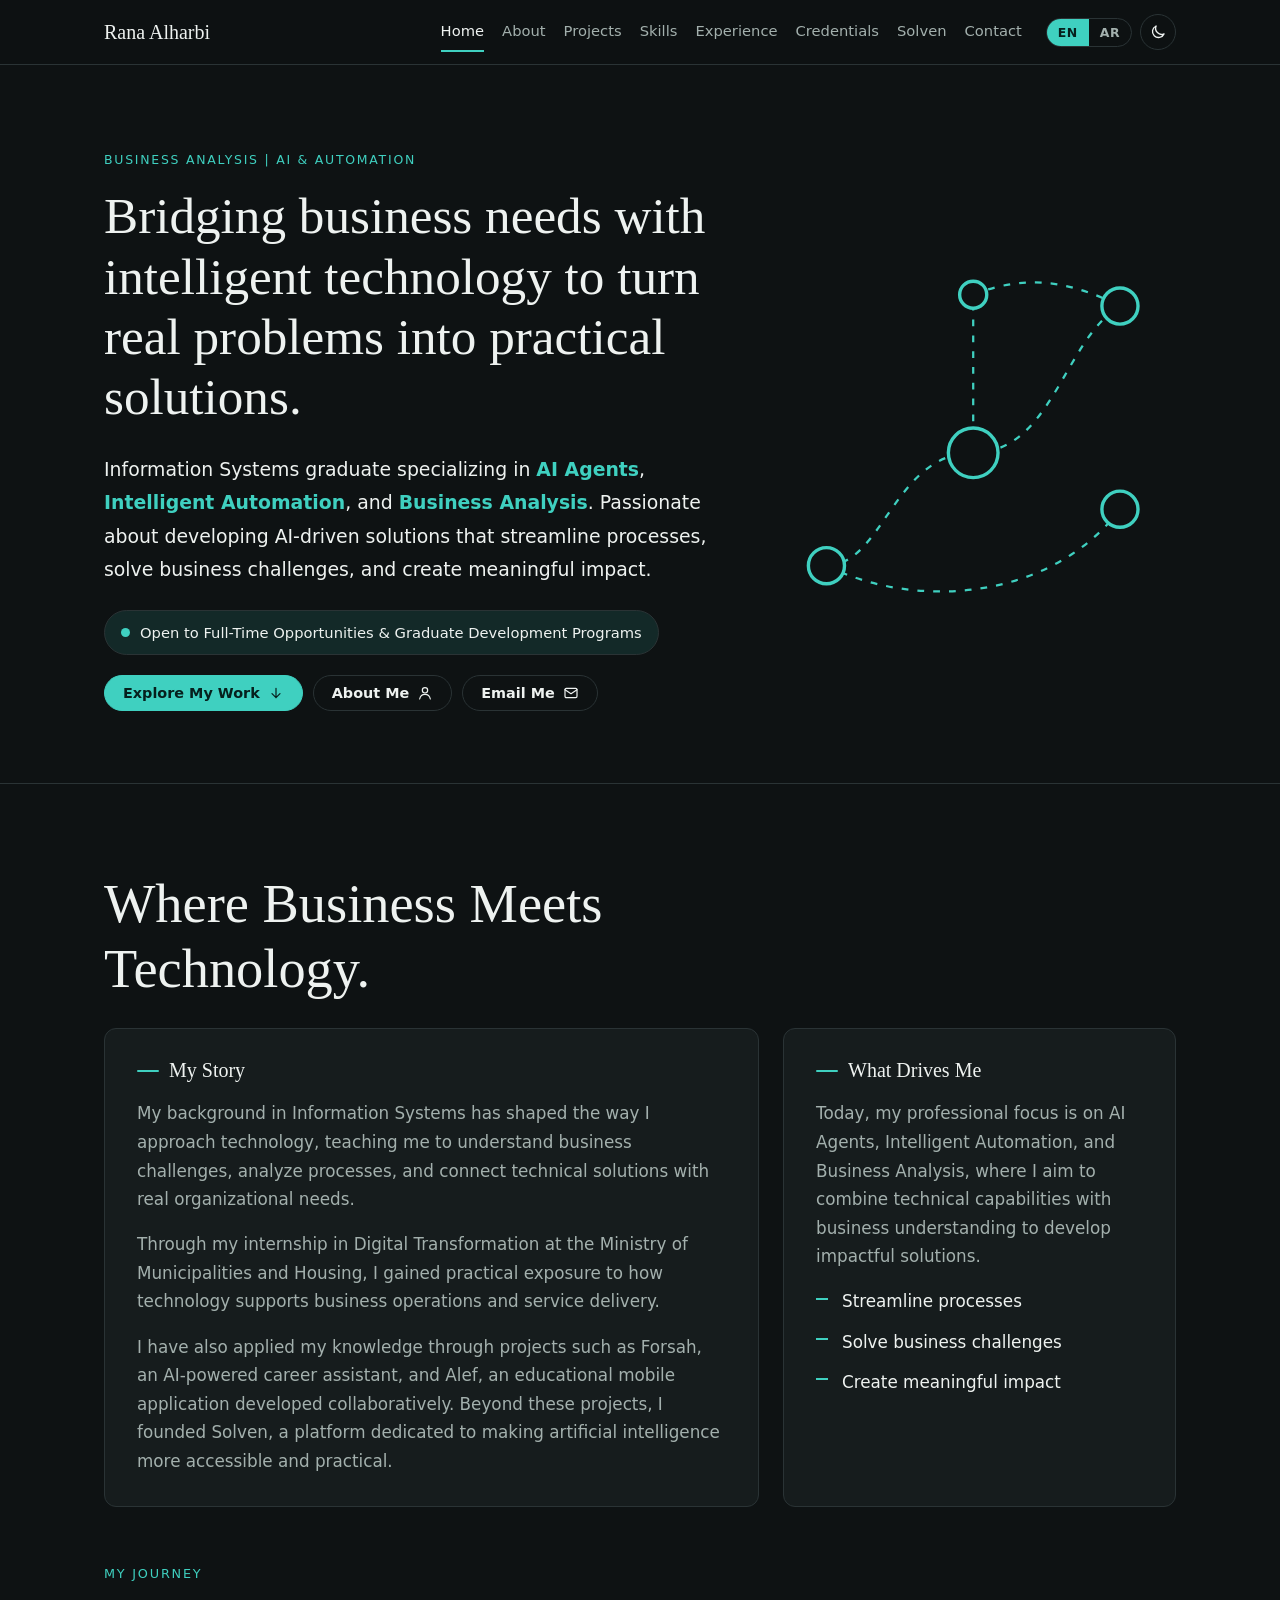
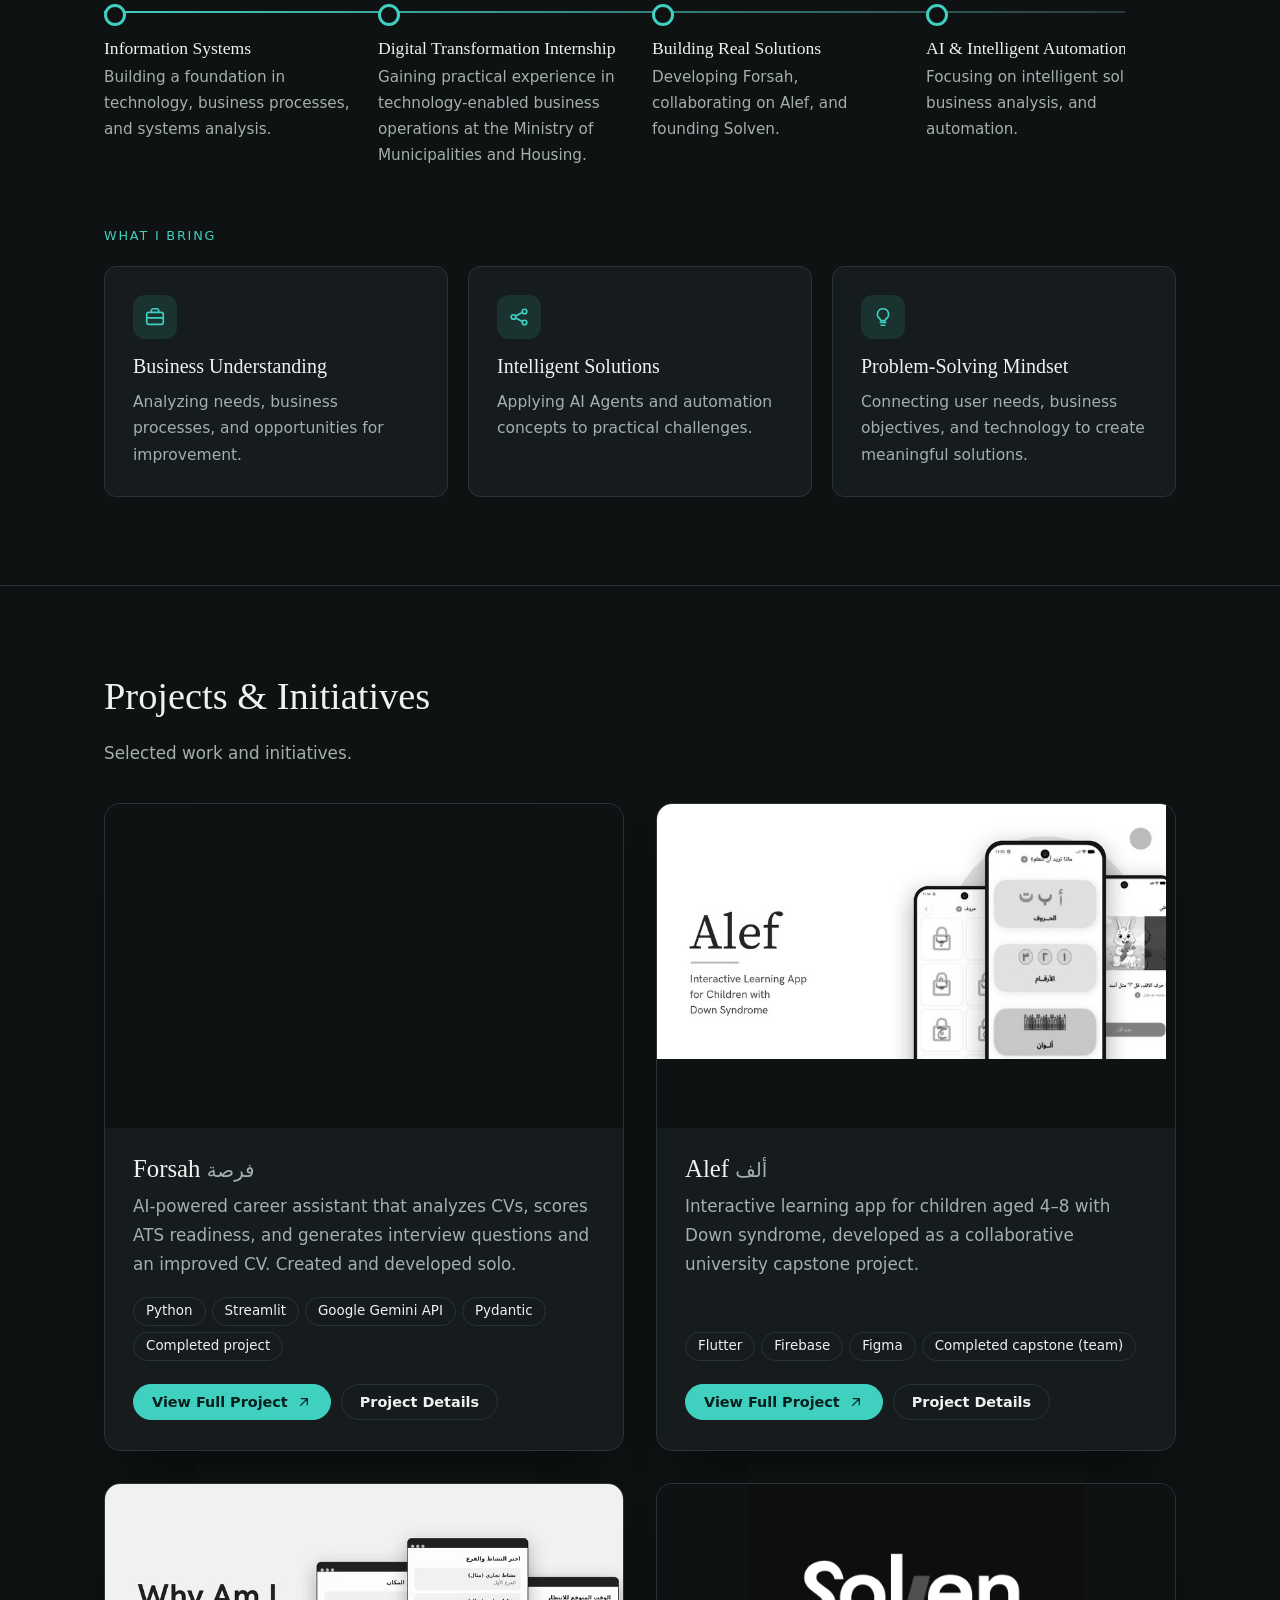
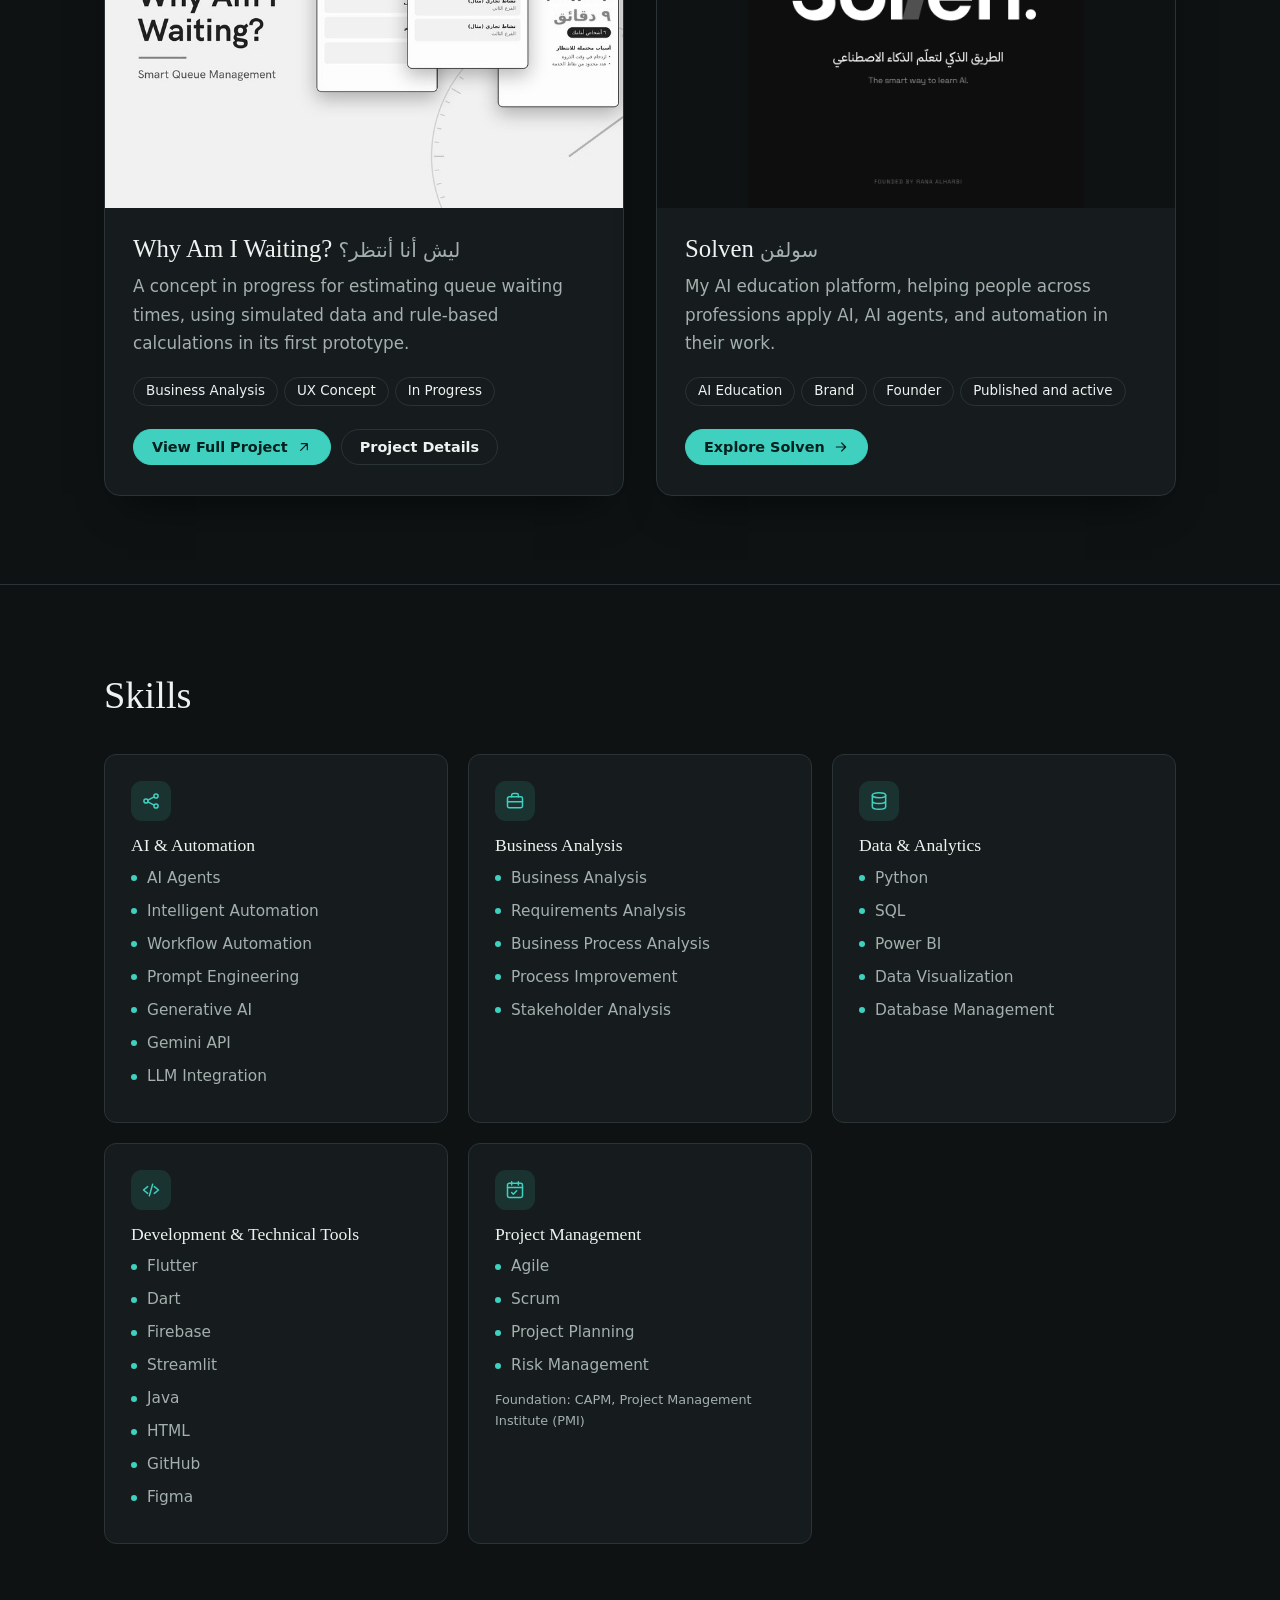
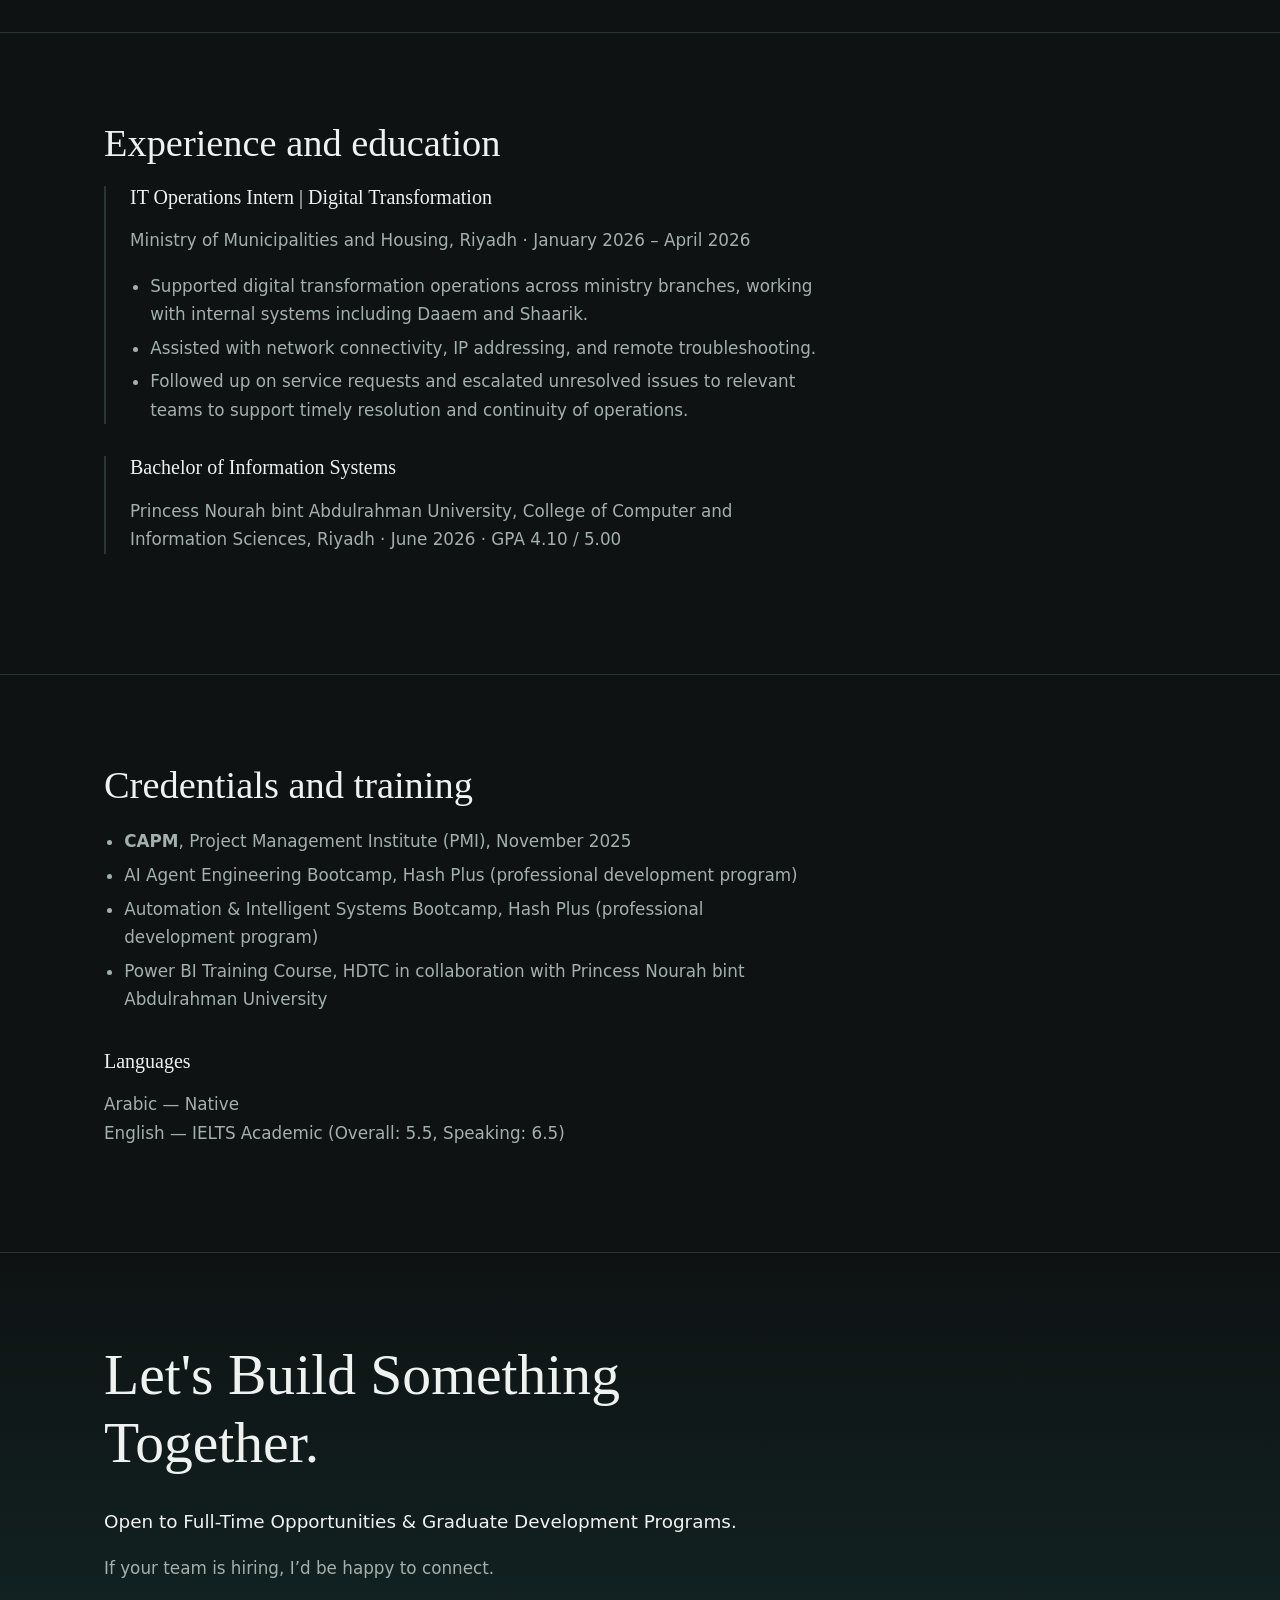
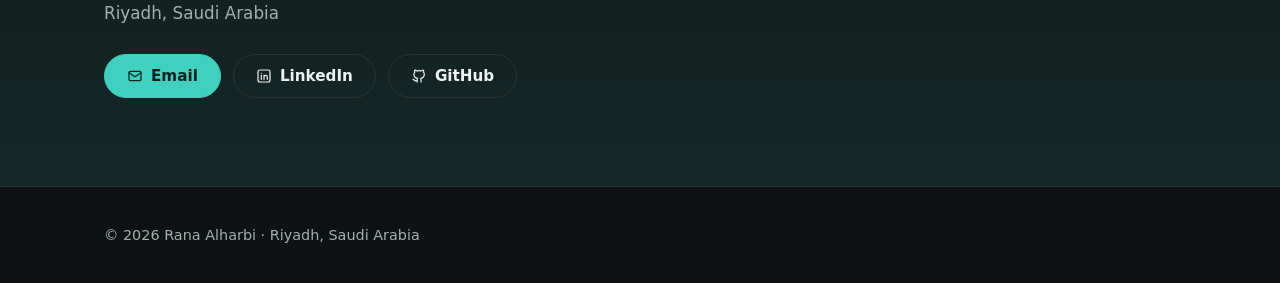
<file: index.html>
<!doctype html><html lang="en" dir="ltr" data-theme="dark"><head><meta charset="utf-8"><meta name="viewport" content="width=device-width,initial-scale=1"><title>Rana Alharbi | Business Analysis | AI & Automation</title><meta name="description" content="Portfolio of Rana Alharbi: Information Systems graduate specializing in AI Agents, Intelligent Automation, and Business Analysis, based in Riyadh."><meta property="og:title" content="Rana Alharbi | Business Analysis | AI & Automation"><meta property="og:description" content="Portfolio of Rana Alharbi: Information Systems graduate specializing in AI Agents, Intelligent Automation, and Business Analysis, based in Riyadh."><meta property="og:type" content="website"><link rel="icon" href="data:,"><script>(function(){try{var h=document.documentElement,t=localStorage.getItem('theme')||'dark';h.setAttribute('data-theme',t);if(localStorage.getItem('lang')==='ar'){h.lang='ar';h.dir='rtl'}}catch(e){}})()</script><link rel="stylesheet" href="style.css"></head><body class="home" data-root=""><header id="site-header"><div class="wrap bar"><a class="logo" href="index.html">Rana Alharbi</a><nav id="nav" aria-label="Main navigation"><a href="index.html">Home</a><a href="index.html#about">About</a><a href="index.html#projects">Projects</a><a href="index.html#skills">Skills</a><a href="index.html#experience">Experience</a><a href="index.html#credentials">Credentials</a><a href="solven.html">Solven</a><a href="index.html#contact">Contact</a></nav><div class="tools"><div class="lang" role="group" aria-label="Language / اللغة"><button type="button" data-lang="en" aria-pressed="true">EN</button><button type="button" data-lang="ar" aria-pressed="false" lang="ar">AR</button></div><button type="button" class="theme" aria-label="Toggle light / dark theme · تبديل المظهر"><svg class="sun" viewBox="0 0 24 24" fill="none" stroke="currentColor" stroke-width="1.8" stroke-linecap="round" aria-hidden="true"><circle cx="12" cy="12" r="4"/><path d="M12 2v2M12 20v2M2 12h2M20 12h2M5 5l1.4 1.4M17.6 17.6 19 19M19 5l-1.4 1.4M6.4 17.6 5 19"/></svg><svg class="moon" viewBox="0 0 24 24" fill="none" stroke="currentColor" stroke-width="1.8" stroke-linecap="round" stroke-linejoin="round" aria-hidden="true"><path d="M20 14.5A8 8 0 0 1 9.5 4 8 8 0 1 0 20 14.5z"/></svg></button><button type="button" class="menu" aria-expanded="false" aria-controls="nav">Menu</button></div></div></header><main>
<section class="hero" id="home"><div class="wrap split"><div><p class="eyebrow">Business Analysis | AI &amp; Automation</p>
<h1>Bridging business needs with intelligent technology to turn real problems into practical solutions.</h1>
<p class="intro" data-i18n="intro">Information Systems graduate specializing in <mark>AI Agents</mark>, <mark>Intelligent Automation</mark>, and <mark>Business Analysis</mark>. Passionate about developing AI-driven solutions that streamline processes, solve business challenges, and create meaningful impact.</p>
<p class="avail"><span class="dot" aria-hidden="true"></span><span>Open to Full-Time Opportunities &amp; Graduate Development Programs</span></p>
<div class="btns"><a class="btn" href="#projects">Explore My Work<svg viewBox="0 0 24 24" fill="none" stroke="currentColor" stroke-width="1.8" stroke-linecap="round" stroke-linejoin="round" aria-hidden="true"><path d="M12 5v14M6 13l6 6 6-6"/></svg></a><a class="btn alt" href="#about">About Me<svg viewBox="0 0 24 24" fill="none" stroke="currentColor" stroke-width="1.8" stroke-linecap="round" stroke-linejoin="round" aria-hidden="true"><circle cx="12" cy="8" r="4"/><path d="M4 21c1-5 4-7 8-7s7 2 8 7"/></svg></a><a class="btn alt" href="mailto:ranaabdalharbi@outlook.com">Email Me<svg viewBox="0 0 24 24" fill="none" stroke="currentColor" stroke-width="1.8" stroke-linecap="round" stroke-linejoin="round" aria-hidden="true"><rect x="3" y="5" width="18" height="14" rx="2"/><path d="m3 7 9 6 9-6"/></svg></a></div></div><svg class="flow flowart" viewBox="0 0 360 360" role="img" aria-label="Connected nodes illustrating business needs flowing into automated solutions" fill="none" stroke="#3fd0c0" stroke-width="2"><path d="M50 300C100 300 110 200 180 200S260 100 310 70"/><path d="M50 300C130 340 250 330 310 250"/><path d="M180 200V60"/><path d="M180 60C230 40 270 50 310 70"/><g fill="#0e1213" stroke-width="3"><circle cx="50" cy="300" r="16"/><circle cx="180" cy="200" r="22"/><circle cx="310" cy="70" r="16"/><circle cx="310" cy="250" r="16"/><circle cx="180" cy="60" r="12"/></g></svg></div></section>
<section id="about"><div class="wrap"><h2 class="about-title reveal">Where Business Meets Technology.</h2>
<div class="two"><div class="panel reveal"><h3>My Story</h3>
<p data-i18n="story1">My background in Information Systems has shaped the way I approach technology, teaching me to understand business challenges, analyze processes, and connect technical solutions with real organizational needs.</p>
<p data-i18n="story2">Through my internship in Digital Transformation at the Ministry of Municipalities and Housing, I gained practical exposure to how technology supports business operations and service delivery.</p>
<p data-i18n="story3">I have also applied my knowledge through projects such as Forsah, an AI-powered career assistant, and Alef, an educational mobile application developed collaboratively. Beyond these projects, I founded Solven, a platform dedicated to making artificial intelligence more accessible and practical.</p></div>
<div class="panel reveal" style="--d:.12s"><h3>What Drives Me</h3><p data-i18n="story4">Today, my professional focus is on AI Agents, Intelligent Automation, and Business Analysis, where I aim to combine technical capabilities with business understanding to develop impactful solutions.</p><ul class="drive"><li>Streamline processes</li><li>Solve business challenges</li><li>Create meaningful impact</li></ul></div></div>
<p class="sub reveal">My Journey</p>
<ol class="tlv"><li class="reveal"><h3>Information Systems</h3><p>Building a foundation in technology, business processes, and systems analysis.</p></li><li class="reveal" style="--d:.1s"><h3>Digital Transformation Internship</h3><p>Gaining practical experience in technology-enabled business operations at the Ministry of Municipalities and Housing.</p></li><li class="reveal" style="--d:.2s"><h3>Building Real Solutions</h3><p>Developing Forsah, collaborating on Alef, and founding Solven.</p></li><li class="reveal" style="--d:.3s"><h3>AI &amp; Intelligent Automation</h3><p>Focusing on intelligent solutions, business analysis, and automation.</p></li></ol>
<p class="sub reveal">What I Bring</p>
<div class="bring"><div class="bcard reveal"><div class="ico"><svg viewBox="0 0 24 24" fill="none" stroke="currentColor" stroke-width="1.8" stroke-linecap="round" stroke-linejoin="round" aria-hidden="true"><rect x="3" y="7" width="18" height="13" rx="2"/><path d="M8 7V5a2 2 0 0 1 2-2h4a2 2 0 0 1 2 2v2M3 13h18"/></svg></div><h3>Business Understanding</h3><p>Analyzing needs, business processes, and opportunities for improvement.</p></div><div class="bcard reveal" style="--d:.1s"><div class="ico"><svg viewBox="0 0 24 24" fill="none" stroke="currentColor" stroke-width="1.8" stroke-linecap="round" stroke-linejoin="round" aria-hidden="true"><circle cx="6" cy="12" r="2.5"/><circle cx="18" cy="6" r="2.5"/><circle cx="18" cy="18" r="2.5"/><path d="M8.3 11 15.7 7M8.3 13l7.4 4"/></svg></div><h3>Intelligent Solutions</h3><p>Applying AI Agents and automation concepts to practical challenges.</p></div><div class="bcard reveal" style="--d:.2s"><div class="ico"><svg viewBox="0 0 24 24" fill="none" stroke="currentColor" stroke-width="1.8" stroke-linecap="round" stroke-linejoin="round" aria-hidden="true"><path d="M9 18h6M10 21h4M12 3a6 6 0 0 0-3.5 10.9c.6.5 1 1.2 1 2.1h5c0-.9.4-1.6 1-2.1A6 6 0 0 0 12 3z"/></svg></div><h3>Problem-Solving Mindset</h3><p>Connecting user needs, business objectives, and technology to create meaningful solutions.</p></div></div></div></section>
<section id="projects"><div class="wrap"><div class="sec-head reveal"><h2>Projects &amp; Initiatives</h2><p>Selected work and initiatives.</p></div><div class="pgrid"><article class="pcard reveal"><a class="pimg" href="https://www.behance.net/gallery/258056965/Forsah-AI-Powered-CV-Career-Assistant" target="_blank" rel="noopener noreferrer" tabindex="-1" aria-hidden="true"><img src="cover-forsah-800.jpg" srcset="cover-forsah-800.jpg 800w, cover-forsah-1600.jpg 1600w" sizes="(max-width:820px) 100vw, 548px" width="1600" height="1000" alt="Forsah cover: pipeline and ATS scoring interface previews" loading="lazy" decoding="async"></a><div class="pbody"><h3>Forsah <span class="ar" lang="ar" dir="rtl">فرصة</span></h3><p>AI-powered career assistant that analyzes CVs, scores ATS readiness, and generates interview questions and an improved CV. Created and developed solo.</p><div class="pmeta"><span class="tag">Python</span><span class="tag">Streamlit</span><span class="tag">Google Gemini API</span><span class="tag">Pydantic</span><span class="tag">Completed project</span></div><div class="pbtns"><a class="btn" href="https://www.behance.net/gallery/258056965/Forsah-AI-Powered-CV-Career-Assistant" target="_blank" rel="noopener noreferrer">View Full Project<svg viewBox="0 0 24 24" fill="none" stroke="currentColor" stroke-width="1.8" stroke-linecap="round" stroke-linejoin="round" aria-hidden="true"><path d="M7 17 17 7M8 7h9v9"/></svg></a><a class="btn alt" href="forsah.html">Project Details</a></div></div></article><article class="pcard reveal"><a class="pimg" href="https://www.behance.net/gallery/258057869/Alef-Learning-App-for-Children-with-Down-Syndrome" target="_blank" rel="noopener noreferrer" tabindex="-1" aria-hidden="true"><img src="cover-alef-800.jpg" srcset="cover-alef-800.jpg 800w, cover-alef-1600.jpg 1600w" sizes="(max-width:820px) 100vw, 548px" width="1600" height="1000" alt="Alef cover: real app screens in mobile mockups" loading="lazy" decoding="async"></a><div class="pbody"><h3>Alef <span class="ar" lang="ar" dir="rtl">ألف</span></h3><p>Interactive learning app for children aged 4–8 with Down syndrome, developed as a collaborative university capstone project.</p><div class="pmeta"><span class="tag">Flutter</span><span class="tag">Firebase</span><span class="tag">Figma</span><span class="tag">Completed capstone (team)</span></div><div class="pbtns"><a class="btn" href="https://www.behance.net/gallery/258057869/Alef-Learning-App-for-Children-with-Down-Syndrome" target="_blank" rel="noopener noreferrer">View Full Project<svg viewBox="0 0 24 24" fill="none" stroke="currentColor" stroke-width="1.8" stroke-linecap="round" stroke-linejoin="round" aria-hidden="true"><path d="M7 17 17 7M8 7h9v9"/></svg></a><a class="btn alt" href="alef.html">Project Details</a></div></div></article><article class="pcard reveal"><a class="pimg" href="https://www.behance.net/gallery/258087481/Why-Am-I-Waiting-Smart-Queue-Management" target="_blank" rel="noopener noreferrer" tabindex="-1" aria-hidden="true"><img src="cover-why-800.jpg" srcset="cover-why-800.jpg 800w, cover-why-1600.jpg 1600w" sizes="(max-width:820px) 100vw, 548px" width="1600" height="1000" alt="Why Am I Waiting? cover: conceptual interface previews and a clock" loading="lazy" decoding="async"></a><div class="pbody"><h3>Why Am I Waiting? <span class="ar" lang="ar" dir="rtl">ليش أنا أنتظر؟</span></h3><p>A concept in progress for estimating queue waiting times, using simulated data and rule-based calculations in its first prototype.</p><div class="pmeta"><span class="tag">Business Analysis</span><span class="tag">UX Concept</span><span class="tag">In Progress</span></div><div class="pbtns"><a class="btn" href="https://www.behance.net/gallery/258087481/Why-Am-I-Waiting-Smart-Queue-Management" target="_blank" rel="noopener noreferrer">View Full Project<svg viewBox="0 0 24 24" fill="none" stroke="currentColor" stroke-width="1.8" stroke-linecap="round" stroke-linejoin="round" aria-hidden="true"><path d="M7 17 17 7M8 7h9v9"/></svg></a><a class="btn alt" href="why-am-i-waiting.html">Project Details</a></div></div></article><article class="pcard reveal"><a class="pimg" href="solven.html" tabindex="-1" aria-hidden="true"><img src="solven-logo-wordmark.png" width="822" height="794" alt="Solven wordmark on black" loading="lazy" decoding="async"></a><div class="pbody"><h3>Solven <span class="ar" lang="ar" dir="rtl">سولفن</span></h3><p>My AI education platform, helping people across professions apply AI, AI agents, and automation in their work.</p><div class="pmeta"><span class="tag">AI Education</span><span class="tag">Brand</span><span class="tag">Founder</span><span class="tag">Published and active</span></div><div class="pbtns"><a class="btn" href="solven.html">Explore Solven<svg viewBox="0 0 24 24" fill="none" stroke="currentColor" stroke-width="1.8" stroke-linecap="round" stroke-linejoin="round" aria-hidden="true"><path d="M5 12h14M13 6l6 6-6 6"/></svg></a></div></div></article></div></div></section>
<section id="skills"><div class="wrap"><div class="sec-head reveal"><h2>Skills</h2></div><div class="skg"><div class="skc reveal"><div class="ico"><svg viewBox="0 0 24 24" fill="none" stroke="currentColor" stroke-width="1.8" stroke-linecap="round" stroke-linejoin="round" aria-hidden="true"><circle cx="6" cy="12" r="2.5"/><circle cx="18" cy="6" r="2.5"/><circle cx="18" cy="18" r="2.5"/><path d="M8.3 11 15.7 7M8.3 13l7.4 4"/></svg></div><h3>AI & Automation</h3><ul><li>AI Agents</li><li>Intelligent Automation</li><li>Workflow Automation</li><li>Prompt Engineering</li><li>Generative AI</li><li>Gemini API</li><li>LLM Integration</li></ul></div><div class="skc reveal"><div class="ico"><svg viewBox="0 0 24 24" fill="none" stroke="currentColor" stroke-width="1.8" stroke-linecap="round" stroke-linejoin="round" aria-hidden="true"><rect x="3" y="7" width="18" height="13" rx="2"/><path d="M8 7V5a2 2 0 0 1 2-2h4a2 2 0 0 1 2 2v2M3 13h18"/></svg></div><h3>Business Analysis</h3><ul><li>Business Analysis</li><li>Requirements Analysis</li><li>Business Process Analysis</li><li>Process Improvement</li><li>Stakeholder Analysis</li></ul></div><div class="skc reveal"><div class="ico"><svg viewBox="0 0 24 24" fill="none" stroke="currentColor" stroke-width="1.8" stroke-linecap="round" stroke-linejoin="round" aria-hidden="true"><ellipse cx="12" cy="5" rx="8" ry="3"/><path d="M4 5v14c0 1.7 3.6 3 8 3s8-1.3 8-3V5M4 12c0 1.7 3.6 3 8 3s8-1.3 8-3"/></svg></div><h3>Data & Analytics</h3><ul><li>Python</li><li>SQL</li><li>Power BI</li><li>Data Visualization</li><li>Database Management</li></ul></div><div class="skc reveal"><div class="ico"><svg viewBox="0 0 24 24" fill="none" stroke="currentColor" stroke-width="1.8" stroke-linecap="round" stroke-linejoin="round" aria-hidden="true"><path d="m8 8-5 4 5 4M16 8l5 4-5 4M14 5l-4 14"/></svg></div><h3>Development & Technical Tools</h3><ul><li>Flutter</li><li>Dart</li><li>Firebase</li><li>Streamlit</li><li>Java</li><li>HTML</li><li>GitHub</li><li>Figma</li></ul></div><div class="skc reveal"><div class="ico"><svg viewBox="0 0 24 24" fill="none" stroke="currentColor" stroke-width="1.8" stroke-linecap="round" stroke-linejoin="round" aria-hidden="true"><rect x="3" y="4" width="18" height="17" rx="2"/><path d="M3 9h18M8 2v4M16 2v4m-8 9 2 2 4-4"/></svg></div><h3>Project Management</h3><ul><li>Agile</li><li>Scrum</li><li>Project Planning</li><li>Risk Management</li></ul><p class="fn">Foundation: CAPM, Project Management Institute (PMI)</p></div></div></div></section>
<section id="experience"><div class="wrap"><h2>Experience and education</h2>
<div class="tl reveal"><h3>IT Operations Intern | Digital Transformation</h3><p>Ministry of Municipalities and Housing, Riyadh · January 2026 – April 2026</p><ul><li>Supported digital transformation operations across ministry branches, working with internal systems including Daaem and Shaarik.</li><li>Assisted with network connectivity, IP addressing, and remote troubleshooting.</li><li>Followed up on service requests and escalated unresolved issues to relevant teams to support timely resolution and continuity of operations.</li></ul></div>
<div class="tl reveal"><h3>Bachelor of Information Systems</h3><p>Princess Nourah bint Abdulrahman University, College of Computer and Information Sciences, Riyadh · June 2026 · GPA 4.10 / 5.00</p></div></div></section>
<section id="credentials"><div class="wrap"><h2>Credentials and training</h2><ul class="reveal">
<li><strong>CAPM</strong>, Project Management Institute (PMI), November 2025</li>
<li>AI Agent Engineering Bootcamp, Hash Plus (professional development program)</li>
<li>Automation &amp; Intelligent Systems Bootcamp, Hash Plus (professional development program)</li>
<li>Power BI Training Course, HDTC in collaboration with Princess Nourah bint Abdulrahman University</li></ul>
<h3 style="margin-top:36px">Languages</h3><p>Arabic — Native<br>English — IELTS Academic (Overall: 5.5, Speaking: 6.5)</p></div></section>
<section id="contact" class="contact"><div class="wrap"><h2 class="reveal">Let's Build Something Together.</h2><p class="cmsg reveal">Open to Full-Time Opportunities &amp; Graduate Development Programs.</p><p class="reveal">If your team is hiring, I’d be happy to connect.</p><p class="reveal">Riyadh, Saudi Arabia</p>
<div class="clist reveal"><a class="btn" href="mailto:ranaabdalharbi@outlook.com"><svg viewBox="0 0 24 24" fill="none" stroke="currentColor" stroke-width="1.8" stroke-linecap="round" stroke-linejoin="round" aria-hidden="true"><rect x="3" y="5" width="18" height="14" rx="2"/><path d="m3 7 9 6 9-6"/></svg>Email</a><a class="btn alt" href="https://www.linkedin.com/in/rana-a-alharbi-l-capm%C2%AE-4a781b29a/" target="_blank" rel="noopener noreferrer"><svg viewBox="0 0 24 24" fill="none" stroke="currentColor" stroke-width="1.8" stroke-linecap="round" stroke-linejoin="round" aria-hidden="true"><rect x="3" y="3" width="18" height="18" rx="3"/><path d="M8 11v6M8 8v.01M12 17v-6m0 3c0-2 1-3 3-3s2 1.5 2 3v3"/></svg>LinkedIn</a><a class="btn alt" href="https://github.com/israeng" target="_blank" rel="noopener noreferrer"><svg viewBox="0 0 24 24" fill="none" stroke="currentColor" stroke-width="1.8" stroke-linecap="round" stroke-linejoin="round" aria-hidden="true"><path d="M9 19c-4 1.5-4-2-6-2m12 4v-3.5c0-1 .1-1.4-.5-2 2.8-.3 5.5-1.4 5.5-6a4.6 4.6 0 0 0-1.3-3.2 4.2 4.2 0 0 0-.1-3.2s-1.1-.3-3.5 1.3a12 12 0 0 0-6.2 0C6.9 2.8 5.8 3.1 5.8 3.1a4.2 4.2 0 0 0-.1 3.2A4.6 4.6 0 0 0 4.4 9.5c0 4.6 2.7 5.7 5.5 6-.6.6-.6 1.2-.5 2V21"/></svg>GitHub</a></div></div></section>
</main><footer id="site-footer"><div class="wrap">© 2026 Rana Alharbi · Riyadh, Saudi Arabia</div></footer><script src="config.js"></script><script src="i18n.js"></script><script src="main.js"></script></body></html>
</file>
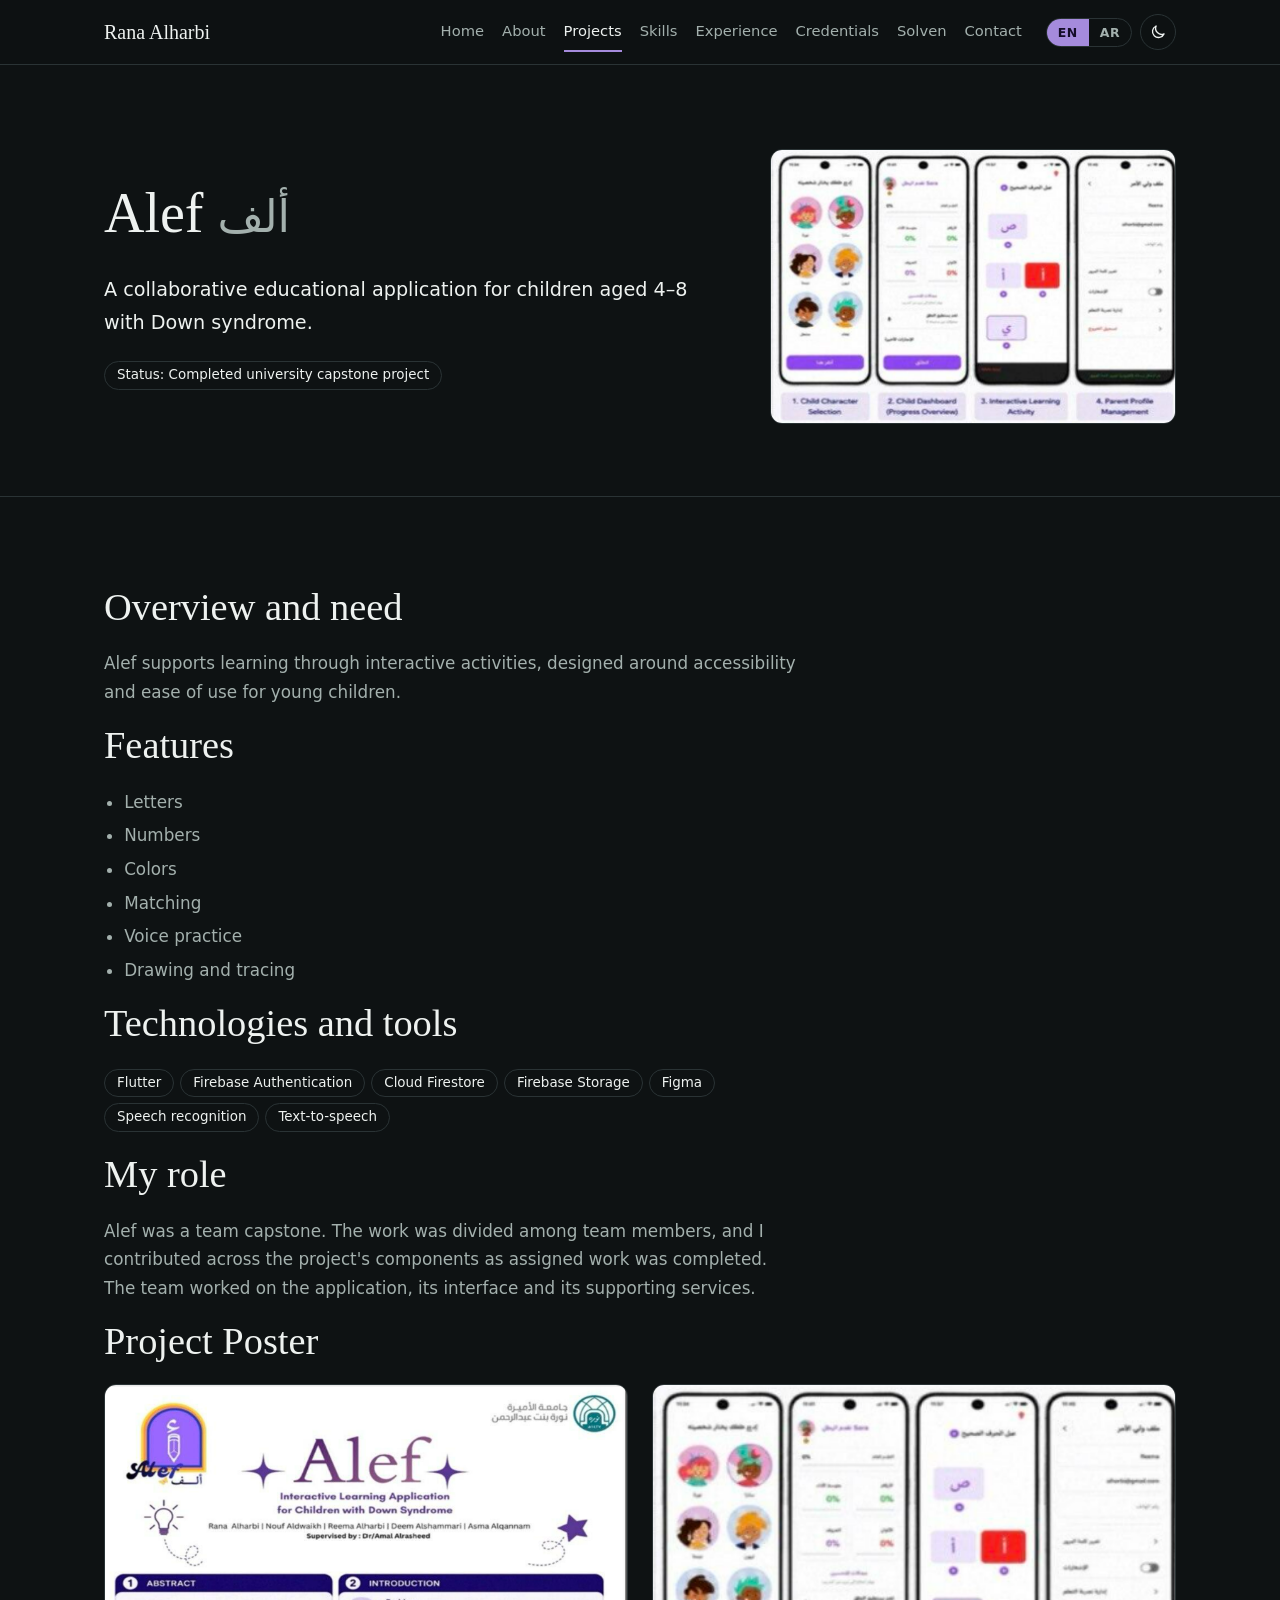
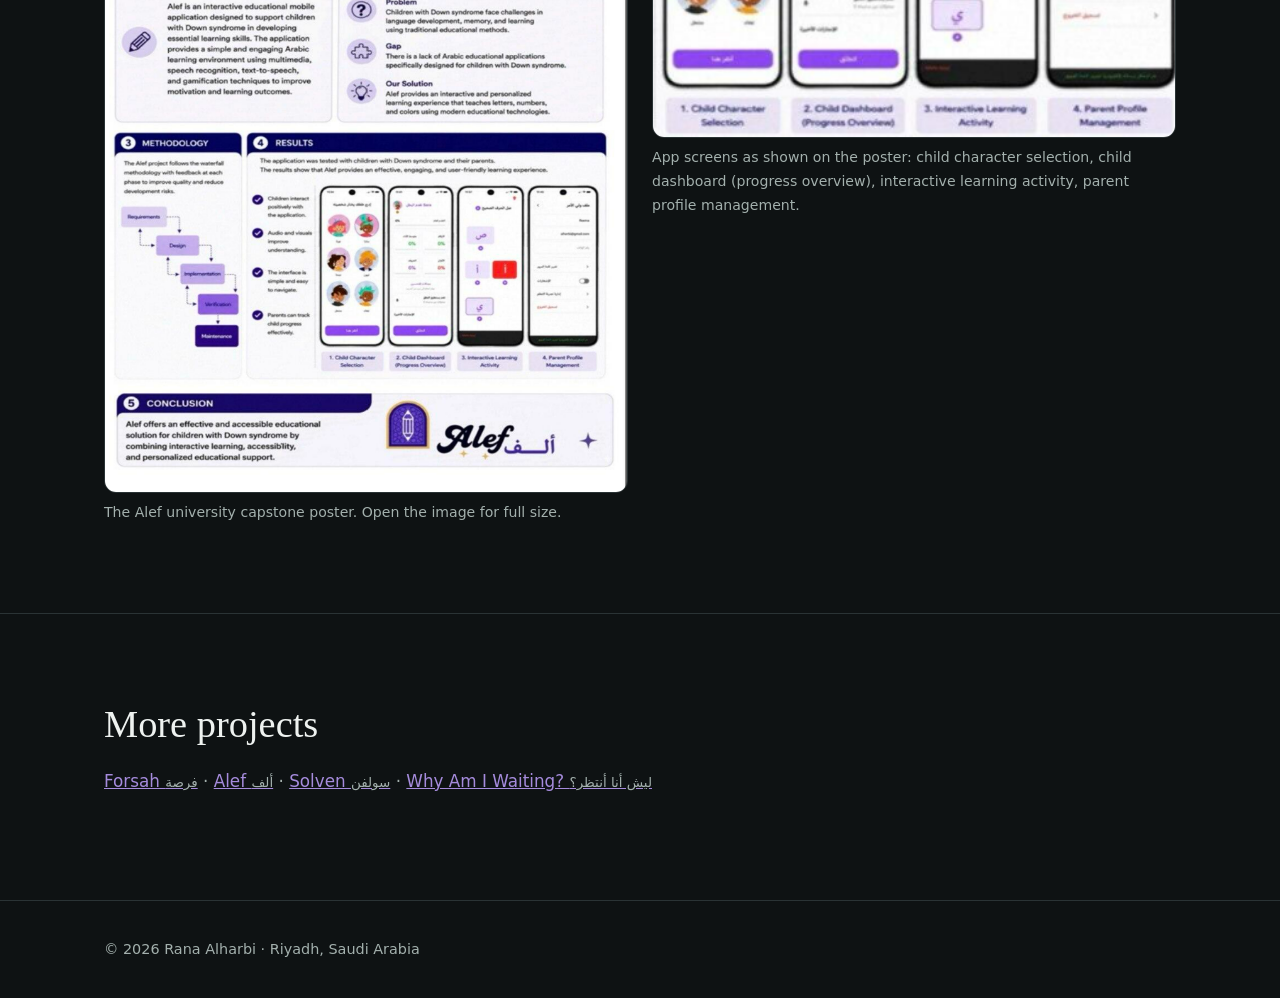
<file: alef.html>
<!doctype html><html lang="en" dir="ltr" data-theme="dark"><head><meta charset="utf-8"><meta name="viewport" content="width=device-width,initial-scale=1"><title>Alef | ألف | Rana Alharbi</title><meta name="description" content="Case study: Alef, a collaborative capstone educational app for children aged 4–8 with Down syndrome."><meta property="og:title" content="Alef | ألف | Rana Alharbi"><meta property="og:description" content="Case study: Alef, a collaborative capstone educational app for children aged 4–8 with Down syndrome."><meta property="og:type" content="website"><link rel="icon" href="data:,"><script>(function(){try{var h=document.documentElement,t=localStorage.getItem('theme')||'dark';h.setAttribute('data-theme',t);if(localStorage.getItem('lang')==='ar'){h.lang='ar';h.dir='rtl'}}catch(e){}})()</script><link rel="stylesheet" href="style.css"></head><body class="alef" data-root=""><header id="site-header"><div class="wrap bar"><a class="logo" href="index.html">Rana Alharbi</a><nav id="nav" aria-label="Main navigation"><a href="index.html">Home</a><a href="index.html#about">About</a><a href="index.html#projects">Projects</a><a href="index.html#skills">Skills</a><a href="index.html#experience">Experience</a><a href="index.html#credentials">Credentials</a><a href="solven.html">Solven</a><a href="index.html#contact">Contact</a></nav><div class="tools"><div class="lang" role="group" aria-label="Language / اللغة"><button type="button" data-lang="en" aria-pressed="true">EN</button><button type="button" data-lang="ar" aria-pressed="false" lang="ar">AR</button></div><button type="button" class="theme" aria-label="Toggle light / dark theme · تبديل المظهر"><svg class="sun" viewBox="0 0 24 24" fill="none" stroke="currentColor" stroke-width="1.8" stroke-linecap="round" aria-hidden="true"><circle cx="12" cy="12" r="4"/><path d="M12 2v2M12 20v2M2 12h2M20 12h2M5 5l1.4 1.4M17.6 17.6 19 19M19 5l-1.4 1.4M6.4 17.6 5 19"/></svg><svg class="moon" viewBox="0 0 24 24" fill="none" stroke="currentColor" stroke-width="1.8" stroke-linecap="round" stroke-linejoin="round" aria-hidden="true"><path d="M20 14.5A8 8 0 0 1 9.5 4 8 8 0 1 0 20 14.5z"/></svg></button><button type="button" class="menu" aria-expanded="false" aria-controls="nav">Menu</button></div></div></header><main>
<section class="hero"><div class="wrap split"><div><h1>Alef <span class="ar" lang="ar" dir="rtl">ألف</span></h1><p class="lead">A collaborative educational application for children aged 4–8 with Down syndrome.</p><span class="tag">Status: Completed university capstone project</span></div><img class="cover" src="alef-app-screens-from-poster.png" alt="Four Alef app screens: child character selection, child dashboard, interactive learning activity, parent profile management"></div></section>
<section><div class="wrap"><h2>Overview and need</h2><p>Alef supports learning through interactive activities, designed around accessibility and ease of use for young children.</p>
<h2>Features</h2><ul><li>Letters</li><li>Numbers</li><li>Colors</li><li>Matching</li><li>Voice practice</li><li>Drawing and tracing</li></ul>
<h2>Technologies and tools</h2><p><span class="tag">Flutter</span><span class="tag">Firebase Authentication</span><span class="tag">Cloud Firestore</span><span class="tag">Firebase Storage</span><span class="tag">Figma</span><span class="tag">Speech recognition</span><span class="tag">Text-to-speech</span></p>
<h2>My role</h2><p>Alef was a team capstone. The work was divided among team members, and I contributed across the project's components as assigned work was completed. The team worked on the application, its interface and its supporting services.</p>
<h2>Project Poster</h2><div class="gal"><figure><a href="alef-capstone-poster.png"><img src="alef-capstone-poster.png" alt="Alef university capstone poster with abstract, introduction, methodology, results and conclusion" loading="lazy"></a><figcaption>The Alef university capstone poster. Open the image for full size.</figcaption></figure><figure><img src="alef-app-screens-from-poster.png" alt="Four Alef app screens from the poster" loading="lazy"><figcaption>App screens as shown on the poster: child character selection, child dashboard (progress overview), interactive learning activity, parent profile management.</figcaption></figure></div>
<!-- Optional video: uncomment after adding alef-demo.mp4 (a real recording)
<video controls preload="none" style="max-width:100%"><source src="alef-demo.mp4" type="video/mp4"></video> -->
</div></section>
<section><div class="wrap"><h2>More projects</h2><p><a href="forsah.html">Forsah <span class="ar" lang="ar" dir="rtl">فرصة</span></a> · <a href="alef.html">Alef <span class="ar" lang="ar" dir="rtl">ألف</span></a> · <a href="solven.html">Solven <span class="ar" lang="ar" dir="rtl">سولفن</span></a> · <a href="why-am-i-waiting.html">Why Am I Waiting? <span class="ar" lang="ar" dir="rtl">ليش أنا أنتظر؟</span></a></p></div></section></main><footer id="site-footer"><div class="wrap">© 2026 Rana Alharbi · Riyadh, Saudi Arabia</div></footer><script src="config.js"></script><script src="i18n.js"></script><script src="main.js"></script></body></html>
</file>
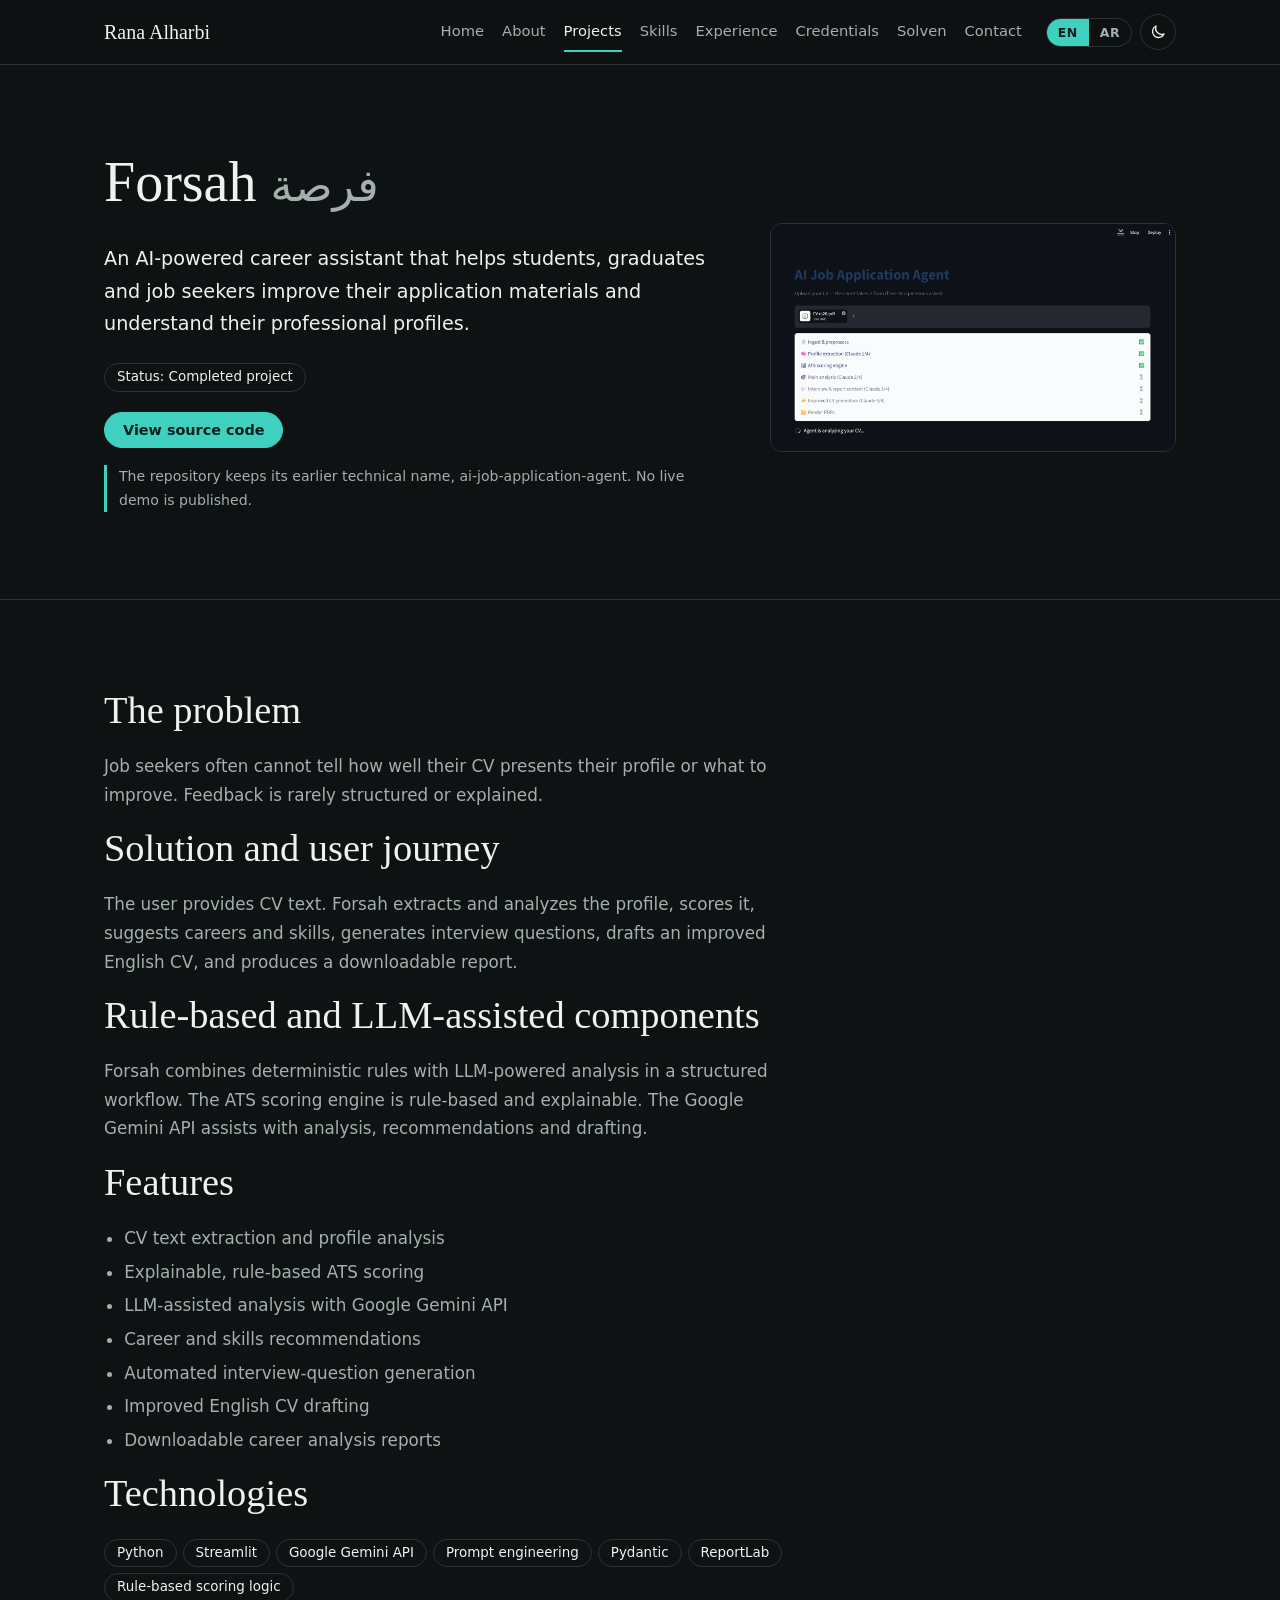
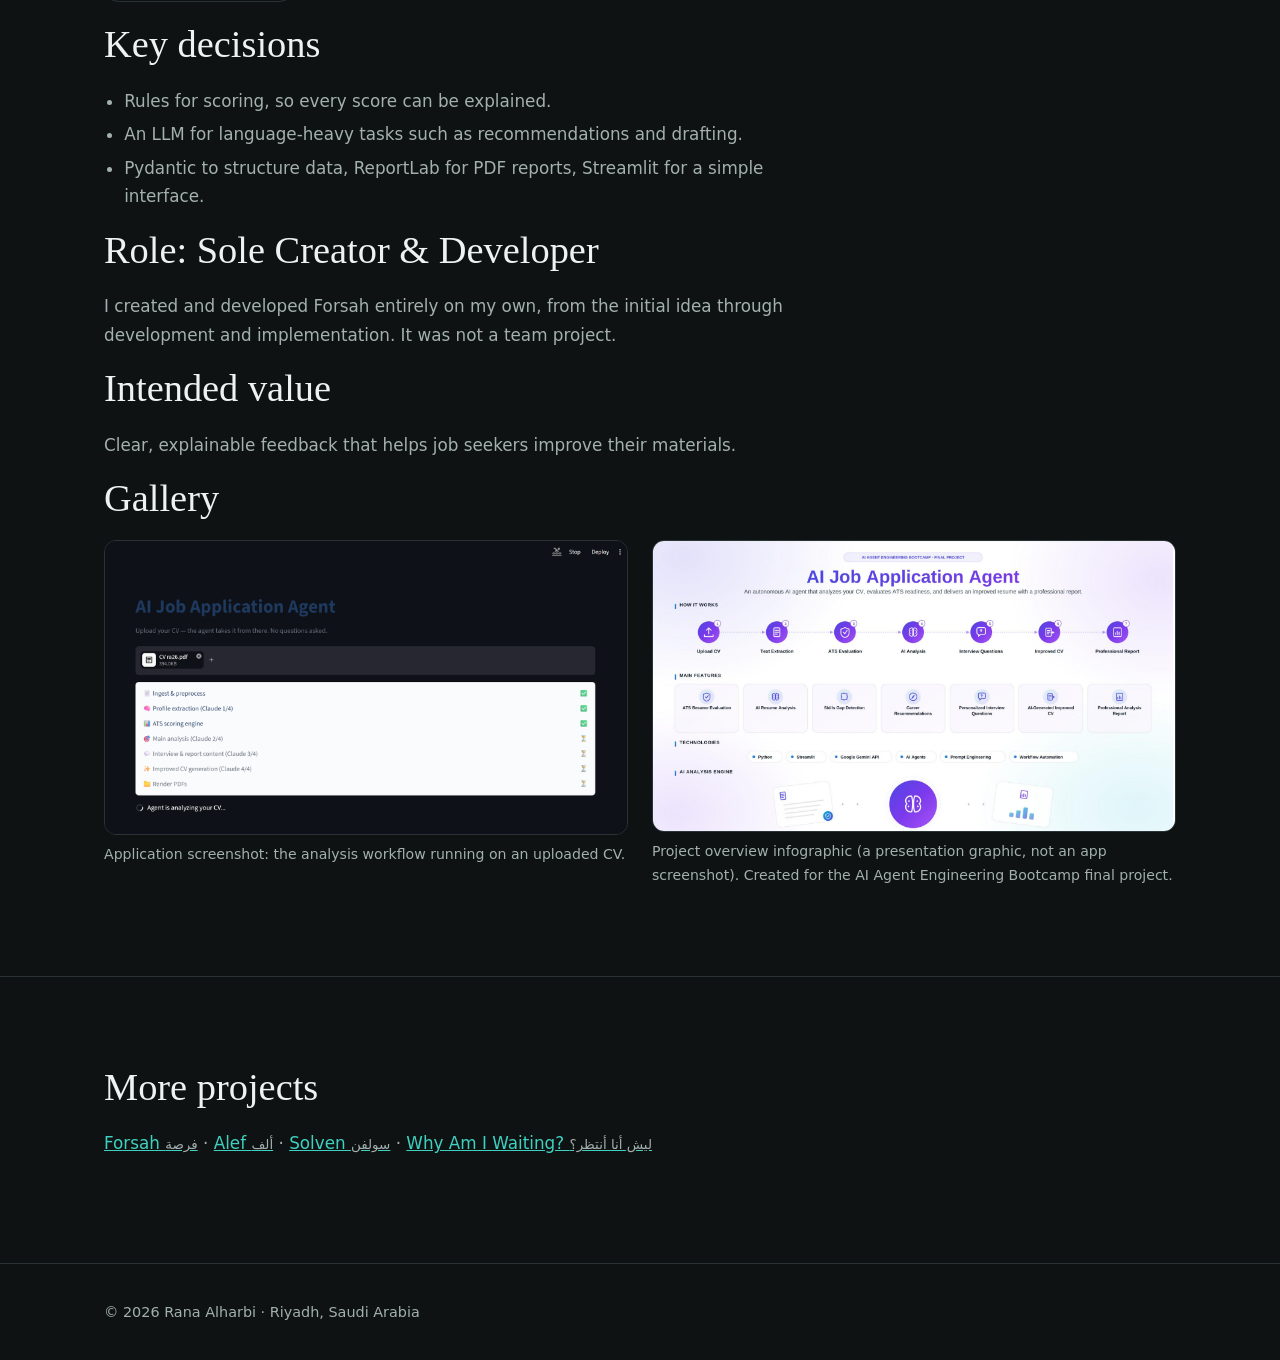
<file: forsah.html>
<!doctype html><html lang="en" dir="ltr" data-theme="dark"><head><meta charset="utf-8"><meta name="viewport" content="width=device-width,initial-scale=1"><title>Forsah | فرصة | Rana Alharbi</title><meta name="description" content="Case study: Forsah, an AI-powered career assistant combining rule-based ATS scoring with Gemini-assisted analysis."><meta property="og:title" content="Forsah | فرصة | Rana Alharbi"><meta property="og:description" content="Case study: Forsah, an AI-powered career assistant combining rule-based ATS scoring with Gemini-assisted analysis."><meta property="og:type" content="website"><link rel="icon" href="data:,"><script>(function(){try{var h=document.documentElement,t=localStorage.getItem('theme')||'dark';h.setAttribute('data-theme',t);if(localStorage.getItem('lang')==='ar'){h.lang='ar';h.dir='rtl'}}catch(e){}})()</script><link rel="stylesheet" href="style.css"></head><body class="" data-root=""><header id="site-header"><div class="wrap bar"><a class="logo" href="index.html">Rana Alharbi</a><nav id="nav" aria-label="Main navigation"><a href="index.html">Home</a><a href="index.html#about">About</a><a href="index.html#projects">Projects</a><a href="index.html#skills">Skills</a><a href="index.html#experience">Experience</a><a href="index.html#credentials">Credentials</a><a href="solven.html">Solven</a><a href="index.html#contact">Contact</a></nav><div class="tools"><div class="lang" role="group" aria-label="Language / اللغة"><button type="button" data-lang="en" aria-pressed="true">EN</button><button type="button" data-lang="ar" aria-pressed="false" lang="ar">AR</button></div><button type="button" class="theme" aria-label="Toggle light / dark theme · تبديل المظهر"><svg class="sun" viewBox="0 0 24 24" fill="none" stroke="currentColor" stroke-width="1.8" stroke-linecap="round" aria-hidden="true"><circle cx="12" cy="12" r="4"/><path d="M12 2v2M12 20v2M2 12h2M20 12h2M5 5l1.4 1.4M17.6 17.6 19 19M19 5l-1.4 1.4M6.4 17.6 5 19"/></svg><svg class="moon" viewBox="0 0 24 24" fill="none" stroke="currentColor" stroke-width="1.8" stroke-linecap="round" stroke-linejoin="round" aria-hidden="true"><path d="M20 14.5A8 8 0 0 1 9.5 4 8 8 0 1 0 20 14.5z"/></svg></button><button type="button" class="menu" aria-expanded="false" aria-controls="nav">Menu</button></div></div></header><main>
<section class="hero"><div class="wrap split"><div><h1>Forsah <span class="ar" lang="ar" dir="rtl">فرصة</span></h1><p class="lead">An AI-powered career assistant that helps students, graduates and job seekers improve their application materials and understand their professional profiles.</p><span class="tag">Status: Completed project</span><p><a class="btn" href="https://github.com/israeng/ai-job-application-agent" target="_blank" rel="noopener">View source code</a></p><p class="note">The repository keeps its earlier technical name, ai-job-application-agent. No live demo is published.</p></div><img class="cover" src="forsah-app-screenshot-analysis-progress.png" alt="Forsah application screenshot showing the CV analysis pipeline in progress"></div></section>
<section><div class="wrap"><h2>The problem</h2><p>Job seekers often cannot tell how well their CV presents their profile or what to improve. Feedback is rarely structured or explained.</p>
<h2>Solution and user journey</h2><p>The user provides CV text. Forsah extracts and analyzes the profile, scores it, suggests careers and skills, generates interview questions, drafts an improved English CV, and produces a downloadable report.</p>
<h2>Rule-based and LLM-assisted components</h2><p>Forsah combines deterministic rules with LLM-powered analysis in a structured workflow. The ATS scoring engine is rule-based and explainable. The Google Gemini API assists with analysis, recommendations and drafting.</p>
<h2>Features</h2><ul><li>CV text extraction and profile analysis</li><li>Explainable, rule-based ATS scoring</li><li>LLM-assisted analysis with Google Gemini API</li><li>Career and skills recommendations</li><li>Automated interview-question generation</li><li>Improved English CV drafting</li><li>Downloadable career analysis reports</li></ul>
<h2>Technologies</h2><p><span class="tag">Python</span><span class="tag">Streamlit</span><span class="tag">Google Gemini API</span><span class="tag">Prompt engineering</span><span class="tag">Pydantic</span><span class="tag">ReportLab</span><span class="tag">Rule-based scoring logic</span></p>
<h2>Key decisions</h2><ul><li>Rules for scoring, so every score can be explained.</li><li>An LLM for language-heavy tasks such as recommendations and drafting.</li><li>Pydantic to structure data, ReportLab for PDF reports, Streamlit for a simple interface.</li></ul>
<h2>Role: Sole Creator &amp; Developer</h2><p>I created and developed Forsah entirely on my own, from the initial idea through development and implementation. It was not a team project.</p>
<h2>Intended value</h2><p>Clear, explainable feedback that helps job seekers improve their materials.</p>
<h2>Gallery</h2><div class="gal"><figure><a href="forsah-app-screenshot-analysis-progress.png"><img src="forsah-app-screenshot-analysis-progress.png" alt="Forsah application screenshot: CV uploaded and the analysis steps running" loading="lazy"></a><figcaption>Application screenshot: the analysis workflow running on an uploaded CV.</figcaption></figure><figure><a href="forsah-project-overview-infographic.png"><img src="forsah-project-overview-infographic.png" alt="Project overview infographic: how it works, main features and technologies" loading="lazy"></a><figcaption>Project overview infographic (a presentation graphic, not an app screenshot). Created for the AI Agent Engineering Bootcamp final project.</figcaption></figure></div></div></section>
<section><div class="wrap"><h2>More projects</h2><p><a href="forsah.html">Forsah <span class="ar" lang="ar" dir="rtl">فرصة</span></a> · <a href="alef.html">Alef <span class="ar" lang="ar" dir="rtl">ألف</span></a> · <a href="solven.html">Solven <span class="ar" lang="ar" dir="rtl">سولفن</span></a> · <a href="why-am-i-waiting.html">Why Am I Waiting? <span class="ar" lang="ar" dir="rtl">ليش أنا أنتظر؟</span></a></p></div></section></main><footer id="site-footer"><div class="wrap">© 2026 Rana Alharbi · Riyadh, Saudi Arabia</div></footer><script src="config.js"></script><script src="i18n.js"></script><script src="main.js"></script></body></html>
</file>
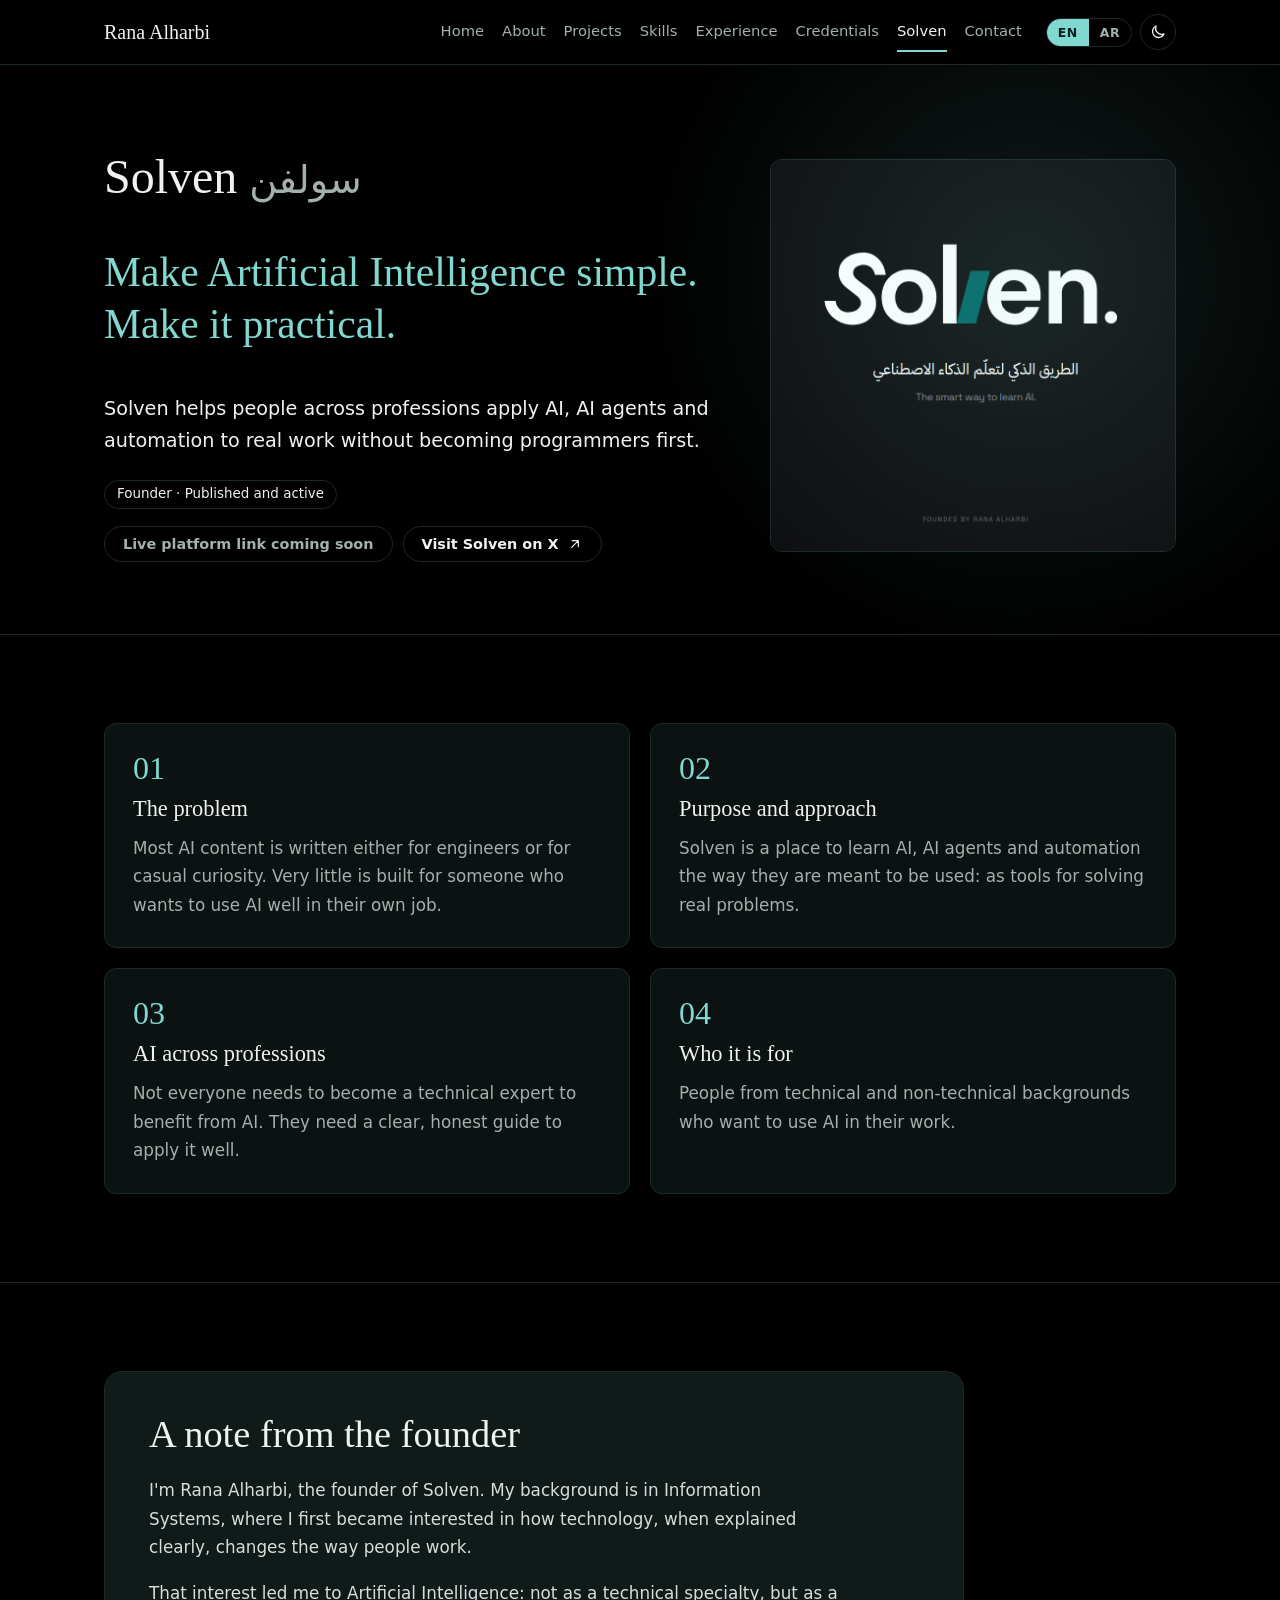
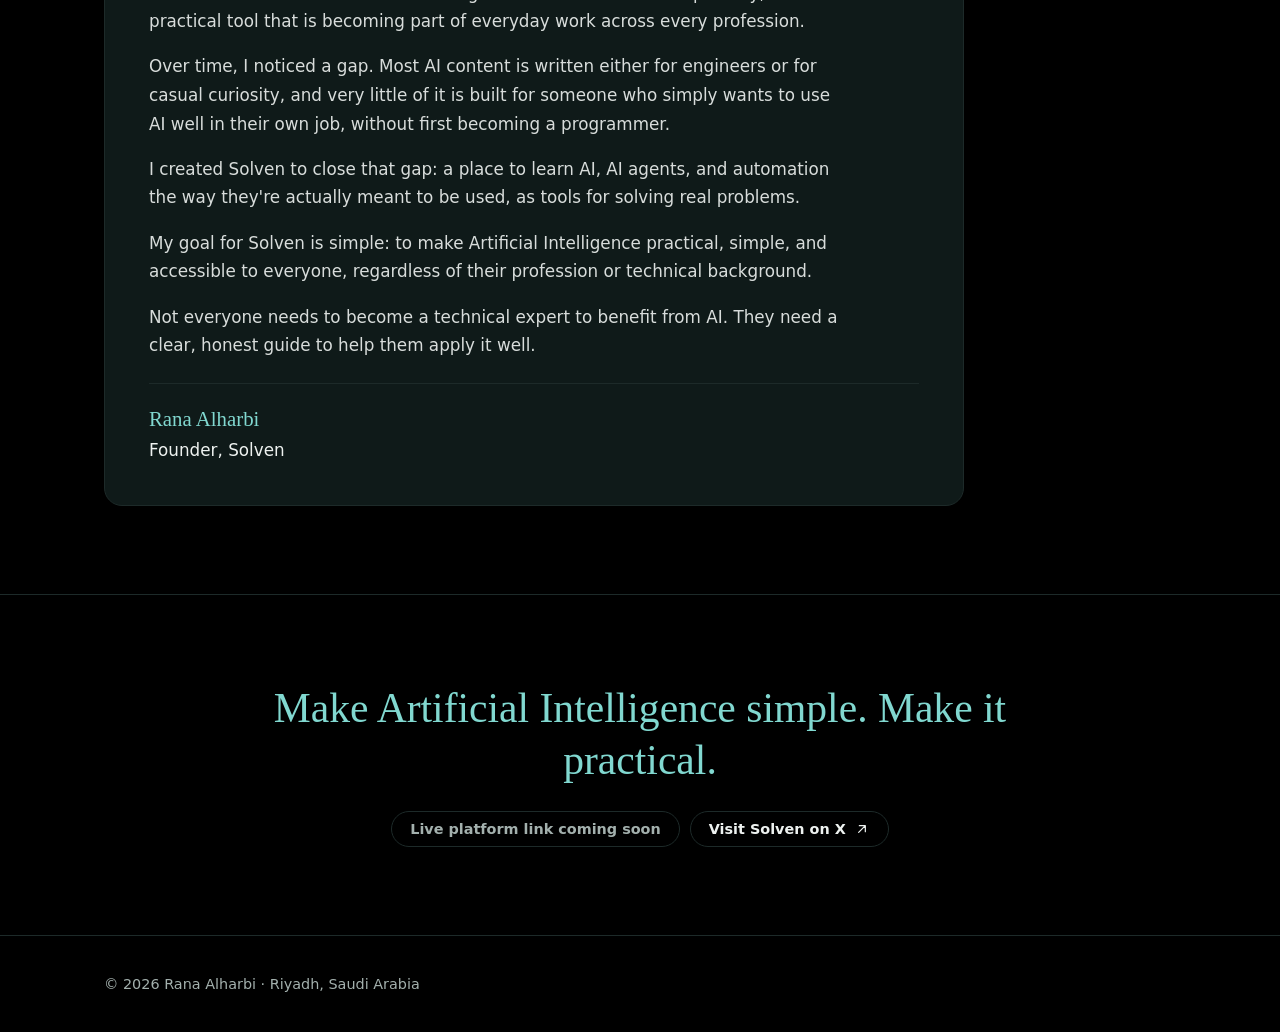
<file: solven.html>
<!doctype html><html lang="en" dir="ltr" data-theme="dark"><head><meta charset="utf-8"><meta name="viewport" content="width=device-width,initial-scale=1"><title>Solven | سولفن | Rana Alharbi</title><meta name="description" content="Solven is an AI education platform: Make Artificial Intelligence simple. Make it practical."><meta property="og:title" content="Solven | سولفن | Rana Alharbi"><meta property="og:description" content="Solven is an AI education platform: Make Artificial Intelligence simple. Make it practical."><meta property="og:type" content="website"><link rel="icon" href="data:,"><script>(function(){try{var h=document.documentElement,t=localStorage.getItem('theme')||'dark';h.setAttribute('data-theme',t);if(localStorage.getItem('lang')==='ar'){h.lang='ar';h.dir='rtl'}}catch(e){}})()</script><link rel="stylesheet" href="style.css"></head><body class="sol" data-root=""><header id="site-header"><div class="wrap bar"><a class="logo" href="index.html">Rana Alharbi</a><nav id="nav" aria-label="Main navigation"><a href="index.html">Home</a><a href="index.html#about">About</a><a href="index.html#projects">Projects</a><a href="index.html#skills">Skills</a><a href="index.html#experience">Experience</a><a href="index.html#credentials">Credentials</a><a href="solven.html">Solven</a><a href="index.html#contact">Contact</a></nav><div class="tools"><div class="lang" role="group" aria-label="Language / اللغة"><button type="button" data-lang="en" aria-pressed="true">EN</button><button type="button" data-lang="ar" aria-pressed="false" lang="ar">AR</button></div><button type="button" class="theme" aria-label="Toggle light / dark theme · تبديل المظهر"><svg class="sun" viewBox="0 0 24 24" fill="none" stroke="currentColor" stroke-width="1.8" stroke-linecap="round" aria-hidden="true"><circle cx="12" cy="12" r="4"/><path d="M12 2v2M12 20v2M2 12h2M20 12h2M5 5l1.4 1.4M17.6 17.6 19 19M19 5l-1.4 1.4M6.4 17.6 5 19"/></svg><svg class="moon" viewBox="0 0 24 24" fill="none" stroke="currentColor" stroke-width="1.8" stroke-linecap="round" stroke-linejoin="round" aria-hidden="true"><path d="M20 14.5A8 8 0 0 1 9.5 4 8 8 0 1 0 20 14.5z"/></svg></button><button type="button" class="menu" aria-expanded="false" aria-controls="nav">Menu</button></div></div></header><main>
<section class="hero"><div class="wrap split"><div><h1 class="pname" style="font-size:clamp(2rem,4vw,3rem)">Solven <span class="ar" lang="ar" dir="rtl">سولفن</span></h1><p class="quote">Make Artificial Intelligence simple. Make it practical.</p><p class="lead">Solven helps people across professions apply AI, AI agents and automation to real work without becoming programmers first.</p><span class="tag">Founder · Published and active</span>
<div class="btns" style="margin-top:14px"><a class="btn" data-solven href="#">Visit Solven</a><a class="btn alt" data-x href="https://x.com/iSolven">Visit Solven on X<svg viewBox="0 0 24 24" fill="none" stroke="currentColor" stroke-width="1.8" stroke-linecap="round" stroke-linejoin="round" aria-hidden="true"><path d="M7 17 17 7M8 7h9v9"/></svg></a></div></div><img class="cover" src="solven-logo-wordmark.png" width="822" height="794" alt="Solven wordmark on black"></div></section>
<section><div class="wrap"><div class="solgrid"><div class="solc reveal"><span class="n">01</span><h2>The problem</h2><p>Most AI content is written either for engineers or for casual curiosity. Very little is built for someone who wants to use AI well in their own job.</p></div><div class="solc reveal" style="--d:.1s"><span class="n">02</span><h2>Purpose and approach</h2><p>Solven is a place to learn AI, AI agents and automation the way they are meant to be used: as tools for solving real problems.</p></div><div class="solc reveal" style="--d:.2s"><span class="n">03</span><h2>AI across professions</h2><p>Not everyone needs to become a technical expert to benefit from AI. They need a clear, honest guide to apply it well.</p></div><div class="solc reveal" style="--d:.3s"><span class="n">04</span><h2>Who it is for</h2><p>People from technical and non-technical backgrounds who want to use AI in their work.</p></div></div></div></section>
<section><div class="wrap"><div class="founder reveal"><h2>A note from the founder</h2>
<p>I'm Rana Alharbi, the founder of Solven. My background is in Information Systems, where I first became interested in how technology, when explained clearly, changes the way people work.</p>
<p>That interest led me to Artificial Intelligence: not as a technical specialty, but as a practical tool that is becoming part of everyday work across every profession.</p>
<p>Over time, I noticed a gap. Most AI content is written either for engineers or for casual curiosity, and very little of it is built for someone who simply wants to use AI well in their own job, without first becoming a programmer.</p>
<p>I created Solven to close that gap: a place to learn AI, AI agents, and automation the way they're actually meant to be used, as tools for solving real problems.</p>
<p>My goal for Solven is simple: to make Artificial Intelligence practical, simple, and accessible to everyone, regardless of their profession or technical background.</p>
<p>Not everyone needs to become a technical expert to benefit from AI. They need a clear, honest guide to help them apply it well.</p>
<div class="sig"><b>Rana Alharbi</b>Founder, Solven</div></div></div></section>
<section class="band"><div class="wrap"><p class="quote reveal">Make Artificial Intelligence simple. Make it practical.</p><div class="btns reveal"><a class="btn" data-solven href="#">Visit Solven</a><a class="btn alt" data-x href="https://x.com/iSolven">Visit Solven on X<svg viewBox="0 0 24 24" fill="none" stroke="currentColor" stroke-width="1.8" stroke-linecap="round" stroke-linejoin="round" aria-hidden="true"><path d="M7 17 17 7M8 7h9v9"/></svg></a></div></div></section>
</main><footer id="site-footer"><div class="wrap">© 2026 Rana Alharbi · Riyadh, Saudi Arabia</div></footer><script src="config.js"></script><script src="i18n.js"></script><script src="main.js"></script></body></html>
</file>
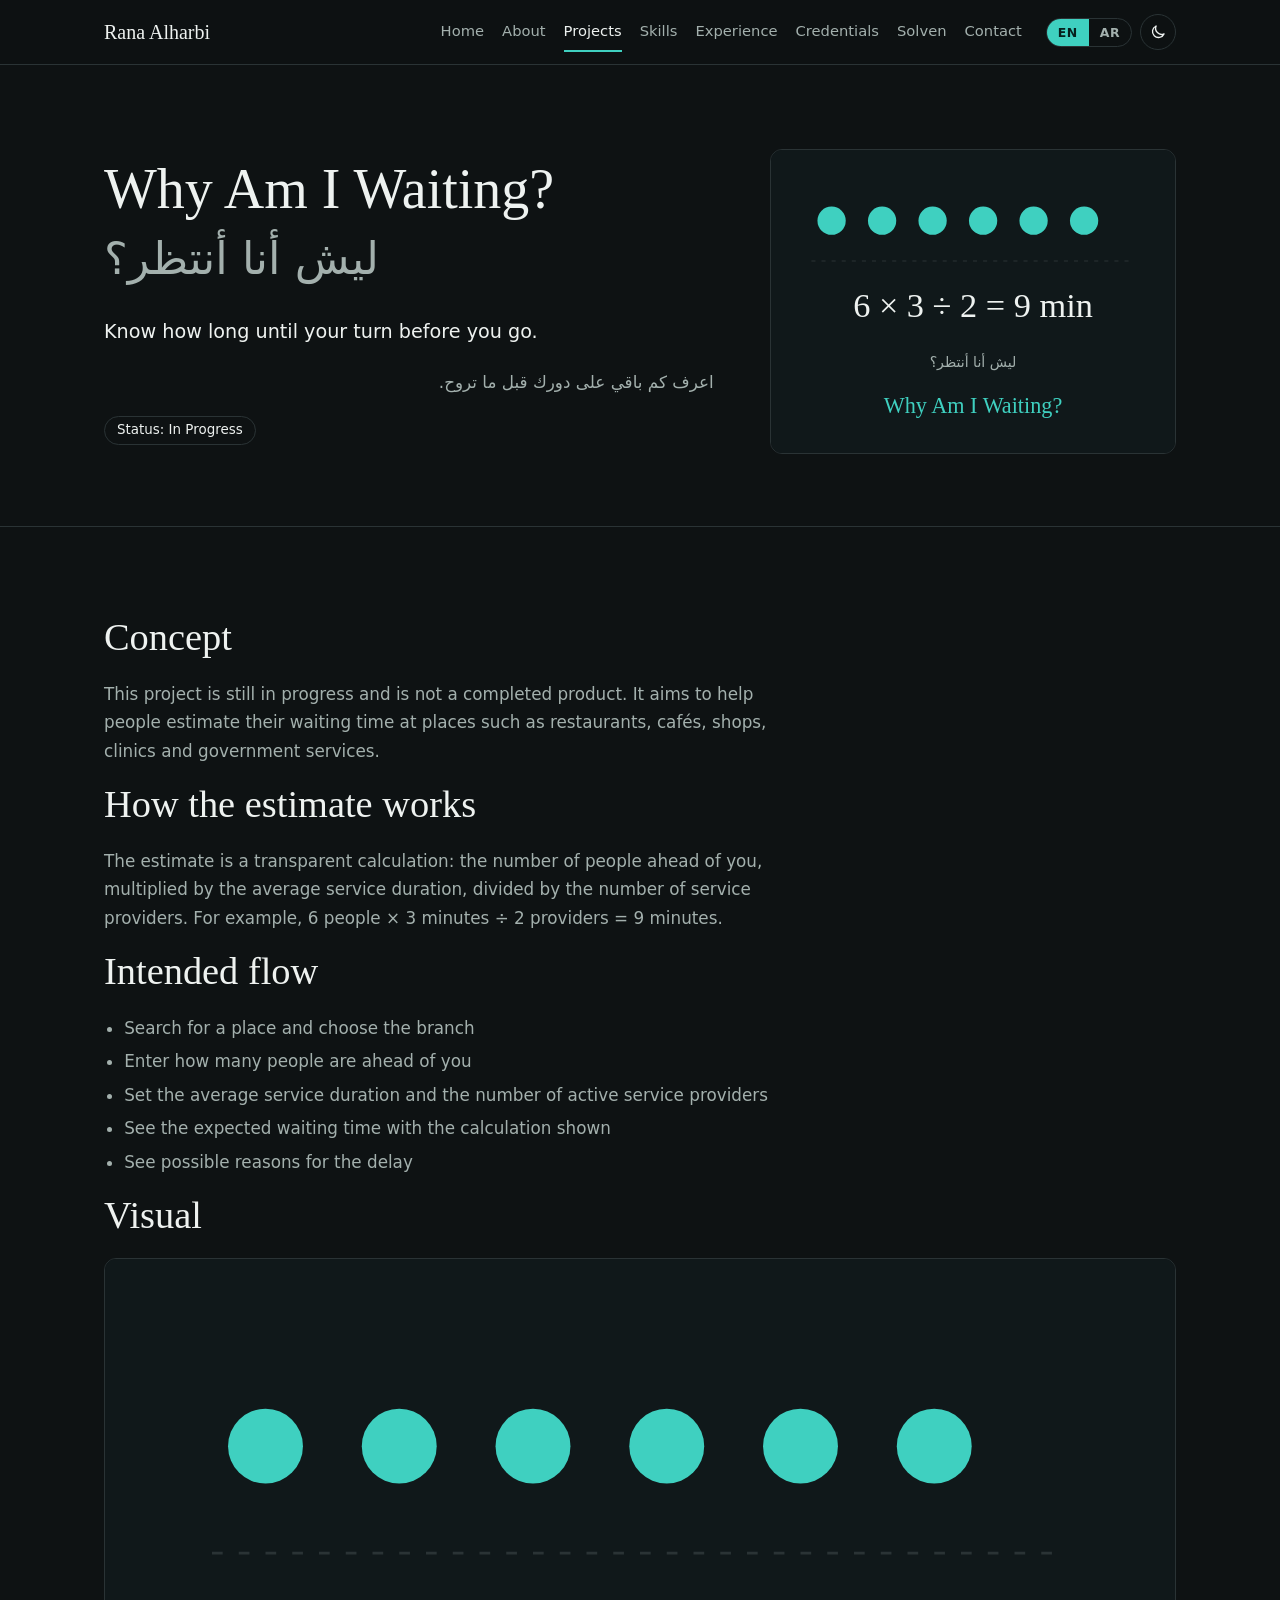
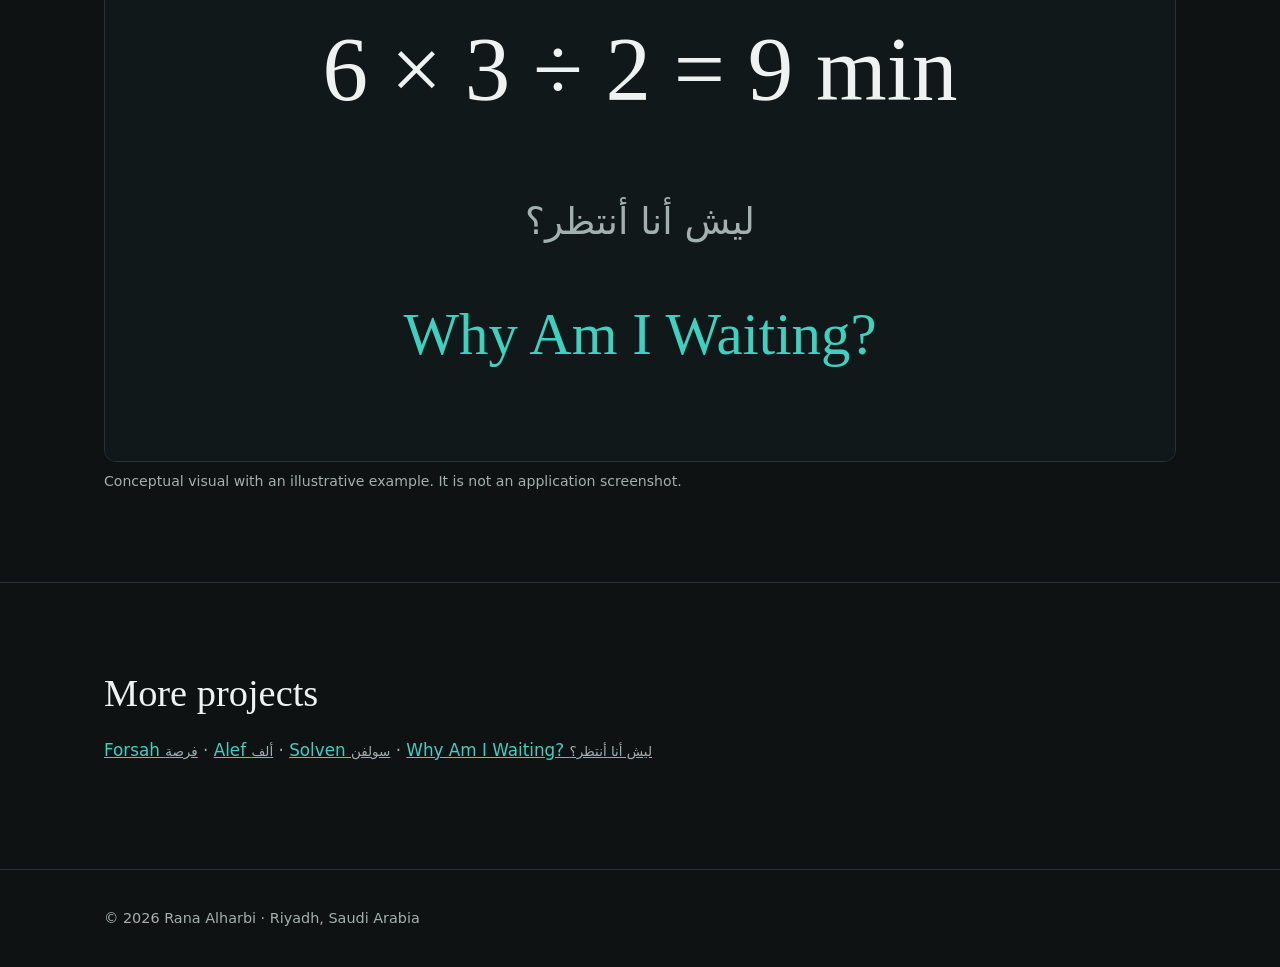
<file: why-am-i-waiting.html>
<!doctype html><html lang="en" dir="ltr" data-theme="dark"><head><meta charset="utf-8"><meta name="viewport" content="width=device-width,initial-scale=1"><title>Why Am I Waiting? | ليش أنا أنتظر؟ | Rana Alharbi</title><meta name="description" content="Why Am I Waiting? (ليش أنا أنتظر؟), a project in progress for estimating queue wait times."><meta property="og:title" content="Why Am I Waiting? | ليش أنا أنتظر؟ | Rana Alharbi"><meta property="og:description" content="Why Am I Waiting? (ليش أنا أنتظر؟), a project in progress for estimating queue wait times."><meta property="og:type" content="website"><link rel="icon" href="data:,"><script>(function(){try{var h=document.documentElement,t=localStorage.getItem('theme')||'dark';h.setAttribute('data-theme',t);if(localStorage.getItem('lang')==='ar'){h.lang='ar';h.dir='rtl'}}catch(e){}})()</script><link rel="stylesheet" href="style.css"></head><body class="" data-root=""><header id="site-header"><div class="wrap bar"><a class="logo" href="index.html">Rana Alharbi</a><nav id="nav" aria-label="Main navigation"><a href="index.html">Home</a><a href="index.html#about">About</a><a href="index.html#projects">Projects</a><a href="index.html#skills">Skills</a><a href="index.html#experience">Experience</a><a href="index.html#credentials">Credentials</a><a href="solven.html">Solven</a><a href="index.html#contact">Contact</a></nav><div class="tools"><div class="lang" role="group" aria-label="Language / اللغة"><button type="button" data-lang="en" aria-pressed="true">EN</button><button type="button" data-lang="ar" aria-pressed="false" lang="ar">AR</button></div><button type="button" class="theme" aria-label="Toggle light / dark theme · تبديل المظهر"><svg class="sun" viewBox="0 0 24 24" fill="none" stroke="currentColor" stroke-width="1.8" stroke-linecap="round" aria-hidden="true"><circle cx="12" cy="12" r="4"/><path d="M12 2v2M12 20v2M2 12h2M20 12h2M5 5l1.4 1.4M17.6 17.6 19 19M19 5l-1.4 1.4M6.4 17.6 5 19"/></svg><svg class="moon" viewBox="0 0 24 24" fill="none" stroke="currentColor" stroke-width="1.8" stroke-linecap="round" stroke-linejoin="round" aria-hidden="true"><path d="M20 14.5A8 8 0 0 1 9.5 4 8 8 0 1 0 20 14.5z"/></svg></button><button type="button" class="menu" aria-expanded="false" aria-controls="nav">Menu</button></div></div></header><main>
<section class="hero"><div class="wrap split"><div><h1>Why Am I Waiting? <span class="ar" lang="ar" dir="rtl">ليش أنا أنتظر؟</span></h1><p class="lead">Know how long until your turn before you go.</p><p class="arp" lang="ar" dir="rtl">اعرف كم باقي على دورك قبل ما تروح.</p><span class="tag">Status: In Progress</span></div><img class="cover" src="why-am-i-waiting-concept.svg" alt="Conceptual visual of a queue wait-time estimate: 6 × 3 ÷ 2 = 9 minutes"></div></section>
<section><div class="wrap"><h2>Concept</h2><p>This project is still in progress and is not a completed product. It aims to help people estimate their waiting time at places such as restaurants, cafés, shops, clinics and government services.</p>
<h2>How the estimate works</h2><p>The estimate is a transparent calculation: the number of people ahead of you, multiplied by the average service duration, divided by the number of service providers. For example, 6 people × 3 minutes ÷ 2 providers = 9 minutes.</p>
<h2>Intended flow</h2><ul><li>Search for a place and choose the branch</li><li>Enter how many people are ahead of you</li><li>Set the average service duration and the number of active service providers</li><li>See the expected waiting time with the calculation shown</li><li>See possible reasons for the delay</li></ul>
<h2>Visual</h2><div class="gal"><figure><img src="why-am-i-waiting-concept.svg" alt="Conceptual visual of the wait-time formula" loading="lazy"><figcaption>Conceptual visual with an illustrative example. It is not an application screenshot.</figcaption></figure></div></div></section>
<section><div class="wrap"><h2>More projects</h2><p><a href="forsah.html">Forsah <span class="ar" lang="ar" dir="rtl">فرصة</span></a> · <a href="alef.html">Alef <span class="ar" lang="ar" dir="rtl">ألف</span></a> · <a href="solven.html">Solven <span class="ar" lang="ar" dir="rtl">سولفن</span></a> · <a href="why-am-i-waiting.html">Why Am I Waiting? <span class="ar" lang="ar" dir="rtl">ليش أنا أنتظر؟</span></a></p></div></section></main><footer id="site-footer"><div class="wrap">© 2026 Rana Alharbi · Riyadh, Saudi Arabia</div></footer><script src="config.js"></script><script src="i18n.js"></script><script src="main.js"></script></body></html>
</file>
<file: style.css>
:root{color-scheme:dark;--bg:#0e1213;--s:#161c1d;--s2:#1b2324;--line:#2a3335;--tx:#eef2f0;--mu:#a3b0ad;--ac:#3fd0c0;--acfg:#06201d;--acs:rgba(63,208,192,.12);--hd:rgba(14,18,19,.9);--pu:#a58bdc;--r:12px;--serif:Georgia,"Times New Roman",serif;--sans:system-ui,-apple-system,"Segoe UI",Roboto,sans-serif;--sh:0 22px 44px -24px rgba(0,0,0,.7)}
[data-theme=light]{color-scheme:light;--bg:#f6f4ef;--s:#fff;--s2:#efece4;--line:#dcd6c8;--tx:#14201f;--mu:#4a5a58;--ac:#087a70;--acfg:#fff;--acs:rgba(8,122,112,.1);--hd:rgba(246,244,239,.9);--sh:0 22px 44px -26px rgba(20,32,31,.3)}
body.sol{--bg:#000;--s:#0b1211;--s2:#0f1a19;--line:#1d2a29;--ac:#81d8d0;--acfg:#04201e;--acs:rgba(129,216,208,.12);--hd:rgba(0,0,0,.9)}
[data-theme=light] body.sol{--bg:#f2fbfa;--s:#fff;--s2:#e6f4f2;--line:#c9e3e0;--tx:#06201d;--mu:#38524f;--ac:#0a8c86;--acfg:#fff;--acs:rgba(10,140,134,.1);--hd:rgba(242,251,250,.9)}
body.alef{--ac:#a58bdc;--acfg:#150d29;--acs:rgba(165,139,220,.14)}
[data-theme=light] body.alef{--ac:#6d54b0;--acfg:#fff;--acs:rgba(109,84,176,.1)}
html[lang=ar]{--serif:"Segoe UI",Tahoma,"Noto Sans Arabic",system-ui,sans-serif;--sans:"Segoe UI",Tahoma,"Noto Sans Arabic",system-ui,sans-serif}
*{box-sizing:border-box}html{scroll-behavior:smooth;scroll-padding-top:76px;background:var(--bg);-webkit-text-size-adjust:100%}
body{margin:0;background:var(--bg);color:var(--tx);font:1.05rem/1.7 var(--sans)}html[lang=ar] body{line-height:1.85}
html.trans *,html.trans *::before,html.trans *::after{transition:background-color .35s,color .35s,border-color .35s,box-shadow .35s!important}
a{color:var(--ac)}a:focus-visible,button:focus-visible{outline:3px solid var(--ac);outline-offset:3px;border-radius:6px}
img{max-width:100%}.wrap{max-width:1120px;margin:0 auto;padding:0 24px}
header{position:sticky;top:0;z-index:20;background:var(--hd);backdrop-filter:blur(10px);-webkit-backdrop-filter:blur(10px);border-bottom:1px solid var(--line)}
.bar{display:flex;align-items:center;gap:16px;height:64px}.logo{font-family:var(--serif);font-size:1.25rem;color:var(--tx);text-decoration:none;white-space:nowrap}
nav{display:flex;margin-inline-start:auto}nav a{color:var(--mu);text-decoration:none;margin-inline-start:18px;font-size:.92rem;padding:6px 0;border-bottom:2px solid transparent;transition:color .2s,border-color .2s}nav a:hover{color:var(--tx)}nav a[aria-current]{color:var(--tx);border-color:var(--ac)}
.tools{display:flex;align-items:center;gap:8px;margin-inline-start:8px}.lang{display:flex;border:1px solid var(--line);border-radius:99px;overflow:hidden}.lang button{background:none;border:0;color:var(--mu);font:600 .78rem var(--sans);padding:6px 11px;cursor:pointer;letter-spacing:.04em}.lang button[aria-pressed=true]{background:var(--ac);color:var(--acfg)}
.theme{width:36px;height:36px;border-radius:50%;border:1px solid var(--line);background:none;color:var(--tx);cursor:pointer;display:grid;place-items:center;transition:border-color .2s,transform .2s}.theme:hover{border-color:var(--ac);transform:rotate(12deg)}.theme svg{width:18px;height:18px}.theme .sun{display:none}[data-theme=light] .theme .sun{display:block}[data-theme=light] .theme .moon{display:none}
.menu{display:none;background:none;color:var(--tx);border:1px solid var(--line);border-radius:var(--r);padding:7px 13px;font:inherit;font-size:.9rem;cursor:pointer}
h1,h2,h3{font-family:var(--serif);font-weight:400;line-height:1.18;margin:0 0 .5em}h1{font-size:clamp(2.1rem,5vw,3.5rem);max-width:16em}h2{font-size:clamp(1.7rem,3vw,2.5rem)}h3{font-size:1.25rem}
section{padding:88px 0;border-top:1px solid var(--line)}.hero{padding:84px 0 72px;border:0}
p{max-width:65ch;color:var(--mu)}.lead{font-size:1.2rem;color:var(--tx)}
.eyebrow{font-size:.78rem;letter-spacing:.14em;text-transform:uppercase;color:var(--ac);margin:0 0 1rem}html[lang=ar] .eyebrow{letter-spacing:0;font-size:.9rem}
mark{background:none;color:var(--ac);font-weight:600}
.hero .intro{font-size:1.18rem;color:var(--tx);max-width:34em;line-height:1.75}
.avail{display:inline-flex;align-items:center;gap:10px;margin:6px 0 20px;padding:9px 16px;border:1px solid var(--line);background:var(--acs);border-radius:99px;font-size:.92rem;color:var(--tx);max-width:100%}.avail .dot{flex:none;width:9px;height:9px;border-radius:50%;background:var(--ac);box-shadow:0 0 0 0 var(--ac);animation:pulse 2.4s infinite}@keyframes pulse{0%{box-shadow:0 0 0 0 rgba(63,208,192,.5)}70%{box-shadow:0 0 0 9px rgba(63,208,192,0)}100%{box-shadow:0 0 0 0 rgba(63,208,192,0)}}
.btns{display:flex;flex-wrap:wrap;gap:10px}
.btn{display:inline-flex;align-items:center;gap:8px;padding:9px 18px;border-radius:99px;background:var(--ac);color:var(--acfg);font:600 .9rem var(--sans);text-decoration:none;border:1px solid var(--ac);transition:transform .2s,background-color .2s,border-color .2s,box-shadow .2s;cursor:pointer}.btn svg{width:16px;height:16px;flex:none}
.btn:hover{transform:translateY(-2px);box-shadow:0 8px 18px -10px var(--ac)}.btn.alt{background:none;color:var(--tx);border-color:var(--line)}.btn.alt:hover{border-color:var(--ac);color:var(--ac)}
.btn[aria-disabled]{background:none;color:var(--mu);border-color:var(--line);cursor:default;transform:none;box-shadow:none}
.split{display:grid;grid-template-columns:1.2fr .8fr;gap:56px;align-items:center}.hero svg.flowart{width:100%;height:auto}
.flow path{stroke-dasharray:6 8;animation:dash 6s linear infinite}@keyframes dash{to{stroke-dashoffset:-140}}
.hero h1,.hero .intro,.hero .avail,.hero .btns{animation:up .8s both}.hero .intro{animation-delay:.12s}.hero .avail{animation-delay:.22s}.hero .btns{animation-delay:.3s}@keyframes up{from{opacity:0;transform:translateY(14px)}}
.tag{display:inline-block;border:1px solid var(--line);border-radius:99px;padding:2px 12px;margin:3px 6px 3px 0;font-size:.84rem;color:var(--tx)}html[dir=rtl] .tag{margin:3px 0 3px 6px}
.note{font-size:.88rem;color:var(--mu);border-inline-start:3px solid var(--ac);padding-inline-start:12px}
ul{color:var(--mu);padding-inline-start:1.2em;max-width:65ch}li{margin:.3em 0}
.sec-head{margin-bottom:36px}.sec-head p{margin:0}
/* about */
.about-title{font-size:clamp(2rem,4.6vw,3.4rem);max-width:14em}
.two{display:grid;grid-template-columns:1.25fr .75fr;gap:24px;margin:8px 0 56px}
.panel{background:var(--s);border:1px solid var(--line);border-radius:var(--r);padding:30px 32px}.panel h3{display:flex;align-items:center;gap:10px;margin-bottom:.8em}.panel h3::before{content:"";width:22px;height:2px;background:var(--ac);border-radius:2px}.panel p:last-child{margin-bottom:0}
.drive li{list-style:none;margin:0 0 .7em;padding-inline-start:26px;position:relative;color:var(--tx)}.drive{padding:0;margin:1em 0 0}.drive li::before{content:"";position:absolute;inset-inline-start:0;top:.62em;width:12px;height:2px;background:var(--ac)}
.sub{font-size:.8rem;letter-spacing:.14em;text-transform:uppercase;color:var(--ac);margin:0 0 20px}html[lang=ar] .sub{letter-spacing:0;font-size:.95rem}
.tlv{position:relative;display:grid;grid-template-columns:repeat(4,1fr);gap:24px;margin:0 0 56px;padding:0;list-style:none;max-width:none}
.tlv::before{content:"";position:absolute;left:0;right:0;top:7px;height:2px;background:linear-gradient(90deg,var(--ac),var(--line));}html[dir=rtl] .tlv::before{background:linear-gradient(270deg,var(--ac),var(--line))}
.tlv li{position:relative;padding-top:34px;margin:0}.tlv li::before{content:"";position:absolute;top:0;inset-inline-start:0;width:16px;height:16px;border-radius:50%;background:var(--bg);border:3px solid var(--ac)}
.tlv h3{font-size:1.1rem;margin-bottom:.35em}.tlv p{font-size:.95rem;margin:0}
.bring{display:grid;grid-template-columns:repeat(3,1fr);gap:20px}
.bcard{background:var(--s);border:1px solid var(--line);border-radius:var(--r);padding:28px;transition:transform .25s,border-color .25s}.bcard:hover{transform:translateY(-4px);border-color:var(--ac)}.bcard .ico{width:44px;height:44px;border-radius:12px;background:var(--acs);color:var(--ac);display:grid;place-items:center;margin-bottom:16px}.bcard .ico svg{width:22px;height:22px}.bcard p{margin:0;font-size:.97rem}
/* projects */
.pgrid{display:grid;grid-template-columns:repeat(2,1fr);gap:32px}
.pcard{background:var(--s);border:1px solid var(--line);border-radius:16px;overflow:hidden;display:flex;flex-direction:column;box-shadow:var(--sh);transition:transform .3s,border-color .3s}.pcard:hover,.pcard:focus-within,.pcard.active{border-color:var(--ac);transform:translateY(-4px)}
.pimg{display:block;aspect-ratio:8/5;background:#0e1213;overflow:hidden}.pimg img{display:block;width:100%;height:100%;object-fit:contain;filter:grayscale(1);transition:filter .4s ease,transform .6s ease}.pcard:hover .pimg img,.pcard:focus-within .pimg img,.pcard.active .pimg img{filter:grayscale(0);transform:scale(1.02)}
.pbody{padding:26px 28px 30px;display:flex;flex-direction:column;gap:6px;flex:1}.pbody h3{font-size:1.55rem;margin:0}.pbody p{margin:.2em 0 .6em}.pmeta{margin-top:auto}.pbtns{display:flex;flex-wrap:wrap;gap:10px;margin-top:14px}
/* skills */
.skg{display:grid;grid-template-columns:repeat(3,1fr);gap:20px}.skc{background:var(--s);border:1px solid var(--line);border-radius:var(--r);padding:26px;transition:border-color .25s,transform .25s}.skc:hover{border-color:var(--ac);transform:translateY(-3px)}.skc .ico{width:40px;height:40px;border-radius:11px;background:var(--acs);color:var(--ac);display:grid;place-items:center;margin-bottom:14px}.skc .ico svg{width:20px;height:20px}.skc h3{font-size:1.1rem}.skc ul{list-style:none;padding:0;margin:0}.skc li{margin:.45em 0;color:var(--mu);font-size:.96rem;padding-inline-start:16px;position:relative}.skc li::before{content:"";position:absolute;inset-inline-start:0;top:.7em;width:6px;height:6px;border-radius:50%;background:var(--ac)}.skc .fn{font-size:.8rem;margin:.8em 0 0;color:var(--mu)}
.tl{border-inline-start:2px solid var(--line);padding-inline-start:24px;margin:0 0 32px}
/* contact */
.contact{background:linear-gradient(180deg,transparent,var(--acs))}.contact h2{font-size:clamp(2rem,5vw,3.6rem);max-width:12em}.cmsg{font-size:1.15rem;color:var(--tx);margin-bottom:.2em}.clist{display:flex;flex-wrap:wrap;gap:12px;margin-top:26px}.clist .btn{padding:12px 22px;font-size:.95rem}
/* project pages */
.card{background:var(--s);border:1px solid var(--line);border-radius:var(--r);overflow:hidden;color:var(--tx);text-decoration:none}
.cover,.hero img.cover{width:100%;display:block;aspect-ratio:4/3;object-fit:cover}.hero img.cover{aspect-ratio:auto;object-fit:contain;height:auto;border:1px solid var(--line);border-radius:var(--r);background:#0b0f14}
.ar{font-family:"Segoe UI",Tahoma,"Noto Sans Arabic",system-ui,sans-serif;font-size:.8em;font-weight:500;color:var(--mu);unicode-bidi:isolate;white-space:nowrap}h1 .ar,h2 .ar{display:inline-block;margin-inline-start:.4em}
.gal{display:grid;grid-template-columns:repeat(auto-fit,minmax(min(100%,320px),1fr));gap:24px;align-items:start}.gal figure{margin:0}.gal img{width:100%;height:auto;display:block;border:1px solid var(--line);border-radius:var(--r);background:#0b0f14}.gal figcaption{font-size:.88rem;color:var(--mu);margin-top:8px}
.more{border-top:1px solid var(--line)}.more h3{font-size:1.1rem}
.alef .btn{color:var(--acfg)}.arp{max-width:65ch}
.wy-wrap{position:relative}
.quote{font-family:var(--serif);font-size:clamp(1.6rem,3.5vw,2.6rem);color:var(--ac);max-width:20em;line-height:1.25}
/* solven */
body.sol .hero{position:relative;overflow:hidden}body.sol .hero::before{content:"";position:absolute;inset:-30% -10% auto auto;width:60%;aspect-ratio:1;background:radial-gradient(closest-side,var(--acs),transparent);pointer-events:none}
.solgrid{display:grid;grid-template-columns:repeat(2,1fr);gap:20px}.solc{background:var(--s);border:1px solid var(--line);border-radius:var(--r);padding:28px;position:relative}.solc .n{font-family:var(--serif);font-size:2rem;color:var(--ac);line-height:1;margin-bottom:12px;display:block}.solc h2{font-size:1.4rem}.solc p{margin:0}
.founder{background:var(--s2);border:1px solid var(--line);border-radius:18px;padding:40px 44px;max-width:860px}.founder p{color:var(--tx);opacity:.9}.sig{margin-top:1.4em;padding-top:1em;border-top:1px solid var(--line)}.sig b{display:block;font-family:var(--serif);font-size:1.3rem;font-weight:400;color:var(--ac)}
.band{text-align:center}.band .quote{margin:0 auto 24px}.band .btns{justify-content:center}
.pre{opacity:0;transform:translateY(18px);transition:opacity .7s ease var(--d,0s),transform .7s ease var(--d,0s)}.in{opacity:1;transform:none}
footer{padding:36px 0;border-top:1px solid var(--line);color:var(--mu);font-size:.9rem}
@media(max-width:980px){nav a{margin-inline-start:12px;font-size:.86rem}.pgrid{gap:22px}.skg{grid-template-columns:repeat(2,1fr)}.tlv{grid-template-columns:repeat(2,1fr)}.tlv::before{display:none}}
@media(max-width:820px){.menu{display:block}nav{display:none;position:absolute;top:64px;inset-inline:0;background:var(--bg);padding:10px 24px 14px;border-bottom:1px solid var(--line);flex-direction:column}nav.open{display:flex}nav a{margin:0;padding:12px 0;border-bottom:1px solid var(--line)}.bar{gap:8px}.logo{margin-inline-end:auto}.tools{margin-inline-start:0}.split,.two,.bring,.pgrid,.solgrid{grid-template-columns:1fr}.skg{grid-template-columns:1fr}section{padding:60px 0}.hero{padding:48px 0}.split{gap:30px}.founder{padding:28px}.panel{padding:24px}}
@media(max-width:520px){.tlv{grid-template-columns:1fr}.tlv li{padding-top:0;padding-inline-start:34px}.tlv li::before{top:4px}.tlv{border-inline-start:0}.pbody{padding:22px}.btn{font-size:.88rem}}
@media(prefers-reduced-motion:reduce){*,*::before,*::after{animation:none!important;transition:none!important;scroll-behavior:auto!important}.pre{opacity:1;transform:none}}

body.home .hero h1{font-size:clamp(1.9rem,4.2vw,3.2rem)}
</file>
